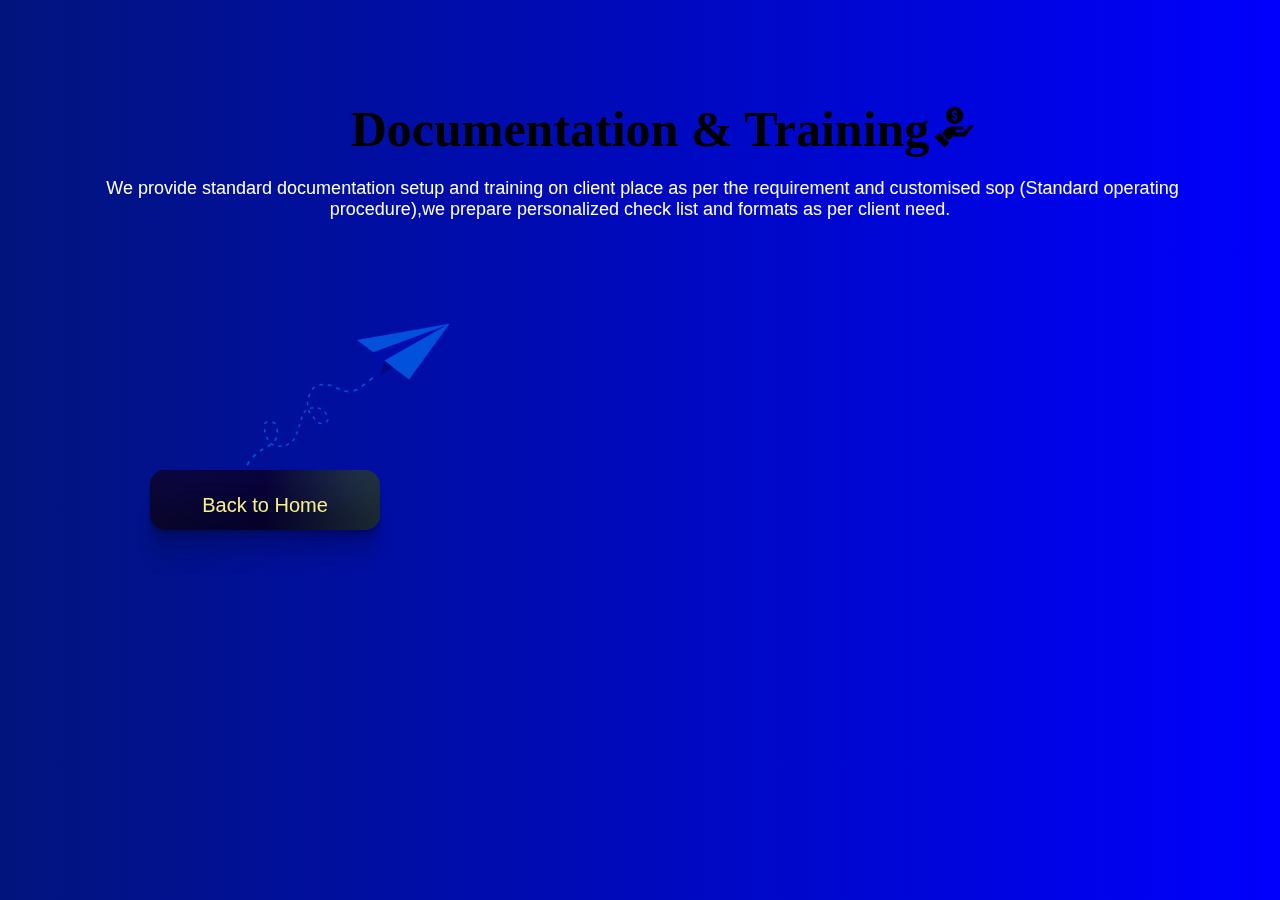
<file: documentation.html>
<!DOCTYPE html>
<html lang="en">
  <head>
    <meta charset="UTF-8" />
    <meta http-equiv="X-UA-Compatible" content="IE=edge" />
    <meta name="viewport" content="width=device-width, initial-scale=1.0" />
    <title>ZA Documentation</title>
    <link rel="icon" href="images/logo/for titlebar.png">
  </head>
  <body>
    <style>
      html {
        overflow-x: hidden;
      }
      body {
        height: 100vh;
        width: 100vw;

        background: linear-gradient(to right, #01147c, #0000fd);
        font-family: "Poppins", sans-serif;
      }
      * {
        margin: 0;
        padding: 0;
        box-sizing: border-box;
      }

      .container1 {
        display: flex;
        padding: 100px;
        flex-direction: column;
        mix-blend-mode: hard-light;
        color: #fff;
        position: relative;

        height: auto;
      }
      .container1 h3 {
        display: inline-block;
        margin: 0 auto;
        padding-bottom: 20px;
        font-size: 50px;
        font-family: "HouschkaRoundedAlt";
        color: black;
      }

      .container1 h3:hover {
        color: #f7ef8a;
      }

      .container1 img {
        width: 50px;
        height: 50px;

        top: 102px;
        line-height: 267px;
        position: absolute;
      }

      .content-value {
        font-size: 18px;
        max-width: 1300px;
        text-align: center;
        min-width: 250px;
        position: relative;
      }

      .content-value::after {
        content: "";
        position: absolute;
        background: url(images/arrows/—Pngtree—paper\ plane\ flying_8826334.png);
        top: 100px;
        left: 100px;
        width: 261px;
        height: 231px;
        background-position: center;
        background-size: cover;
        background-repeat: no-repeat;
      }
      .content {
        position: relative;
      }
      .content button {
        color: #f7ef8a;
        position: absolute;

        width: 230px;
        height: 35px;
        padding: 30px;
        font-size: 20px;
        font-weight: 500;
        text-align: center;
        outline: none;
        border: none;
        line-height: 10px;
        margin-left: 150px;
        margin-top: 150px;
        margin-bottom: 20px;

        cursor: pointer;

        border-radius: 15px;
        background: linear-gradient(to right, #0f0947, #0a0442, #294050);
        box-shadow: rgba(0, 0, 0, 0.17) 0px -23px 25px 0px inset,
          rgba(0, 0, 0, 0.15) 0px -36px 30px 0px inset,
          rgba(0, 0, 0, 0.1) 0px -79px 40px 0px inset,
          rgba(0, 0, 0, 0.06) 0px 2px 1px, rgba(0, 0, 0, 0.09) 0px 4px 2px,
          rgba(0, 0, 0, 0.09) 0px 8px 4px, rgba(0, 0, 0, 0.09) 0px 16px 8px,
          rgba(0, 0, 0, 0.09) 0px 32px 16px;
      }

      @media(max-width:780px){
        .container1 img{
            display: none;
        }
      }

      @media (max-width: 475px) {
        .content-value::after {
          top: 180px;
          left: 0px;
          width: 150px;
          height: 150px;
        }
        .content button {
          color: #f7ef8a;
          position: absolute;

          width: 190px;
          height: 35px;
          padding: 30px;
          font-size: 20px;
          font-weight: 500;
          text-align: center;
          outline: none;
          border: none;
          line-height: 10px;
          margin-left: 100px;
          margin-top: 80px;
          margin-bottom: 10px;

          cursor: pointer;

          border-radius: 15px;
          background: linear-gradient(to right, #0f0947, #0a0442, #294050);
          box-shadow: rgba(0, 0, 0, 0.17) 0px -23px 25px 0px inset,
            rgba(0, 0, 0, 0.15) 0px -36px 30px 0px inset,
            rgba(0, 0, 0, 0.1) 0px -79px 40px 0px inset,
            rgba(0, 0, 0, 0.06) 0px 2px 1px, rgba(0, 0, 0, 0.09) 0px 4px 2px,
            rgba(0, 0, 0, 0.09) 0px 8px 4px, rgba(0, 0, 0, 0.09) 0px 16px 8px,
            rgba(0, 0, 0, 0.09) 0px 32px 16px;
        }
        .container1 h3{
            font-size: 30px;
        }
      }

      @media (max-width: 420px) {
        .container1 {
          margin-left: -30px;
        }
      }
      @media (max-width: 360px) {
        .container1 {
          margin-left: -40px;
        }
      }
    </style>
    <div class="container1">
      <h3 id="documentation">
        Documentation & Training<img src="images/header icons/pngwing.com.png" alt="" />
      </h3>
      <div class="content">
        <p class="content-value">
           We provide standard documentation setup and training on client place
          as per the requirement and customised sop (Standard operating
          procedure),we prepare personalized check list and formats as per
          client need.
        </p>
      </div>
    </div>
    <div class="content">
      <a href="index.html"> <button class="back">Back to Home</button> </a>
    </div>
  </body>
</html>
</file>
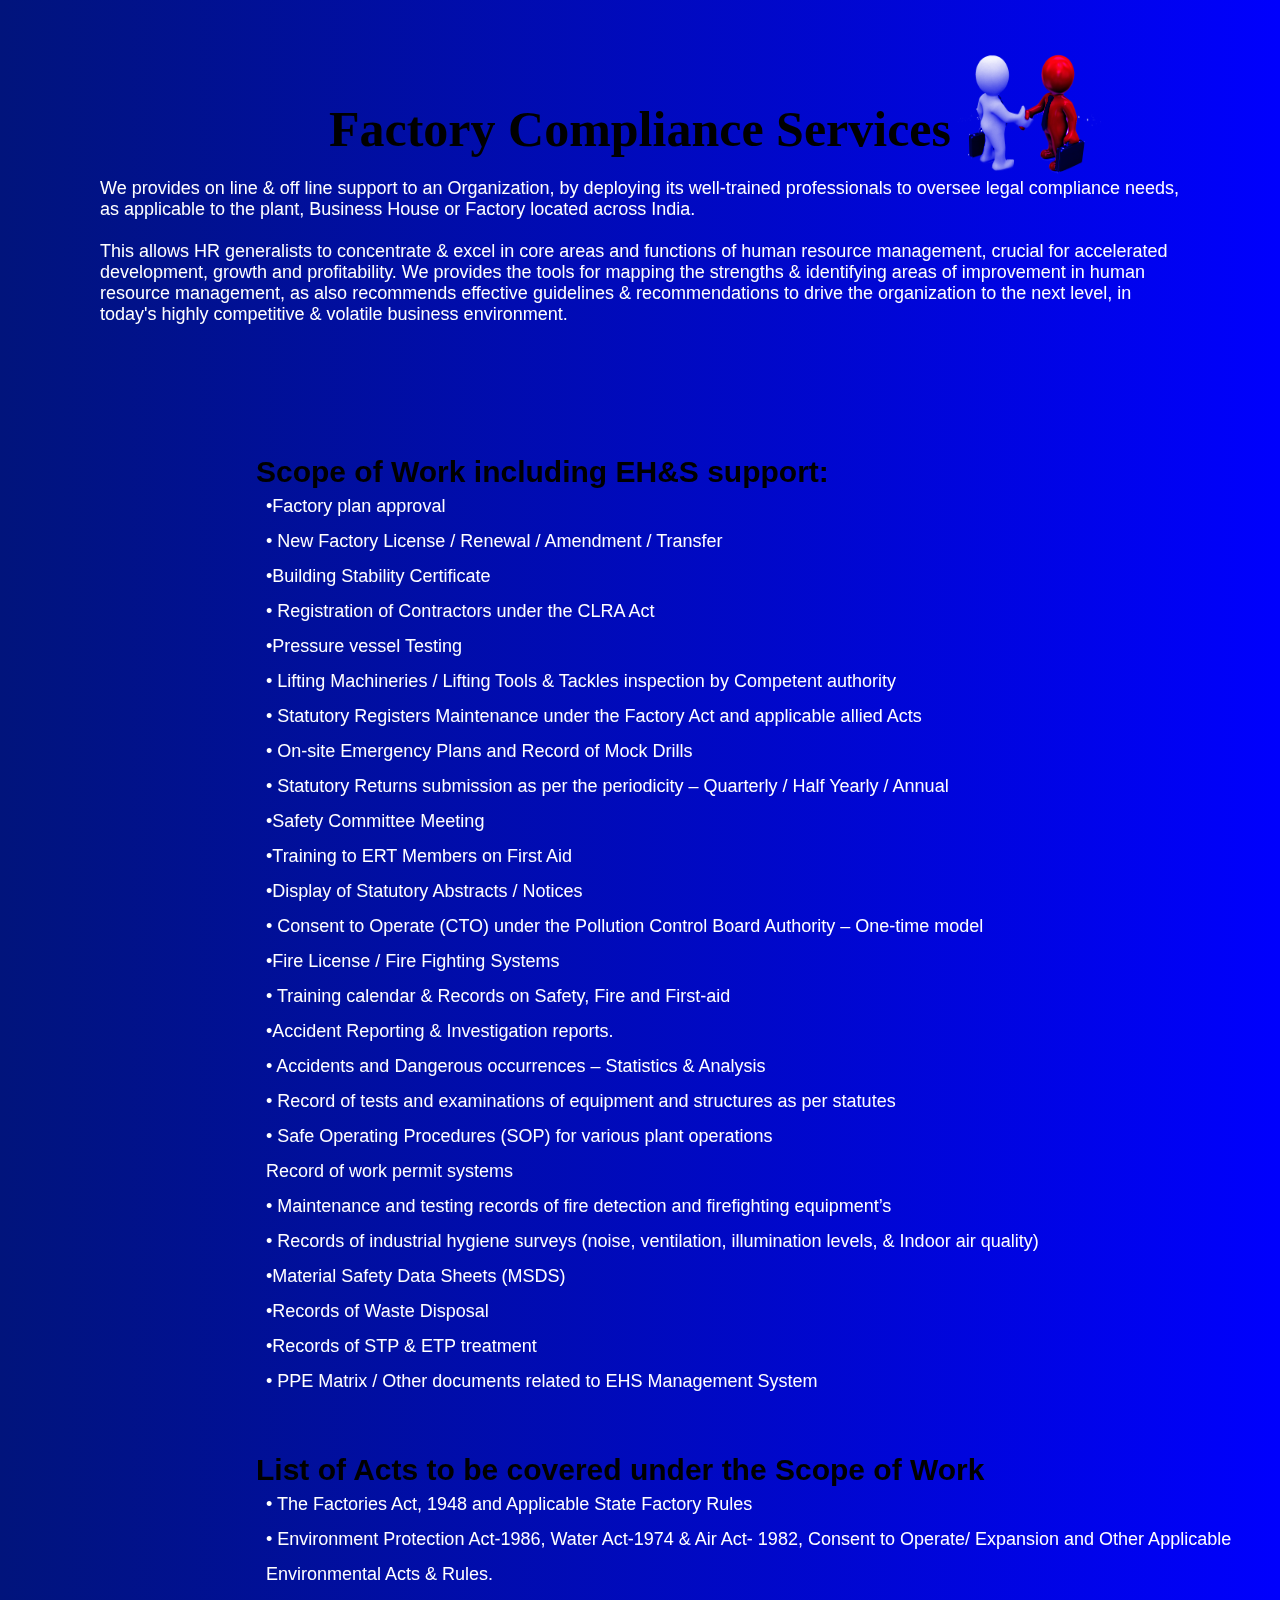
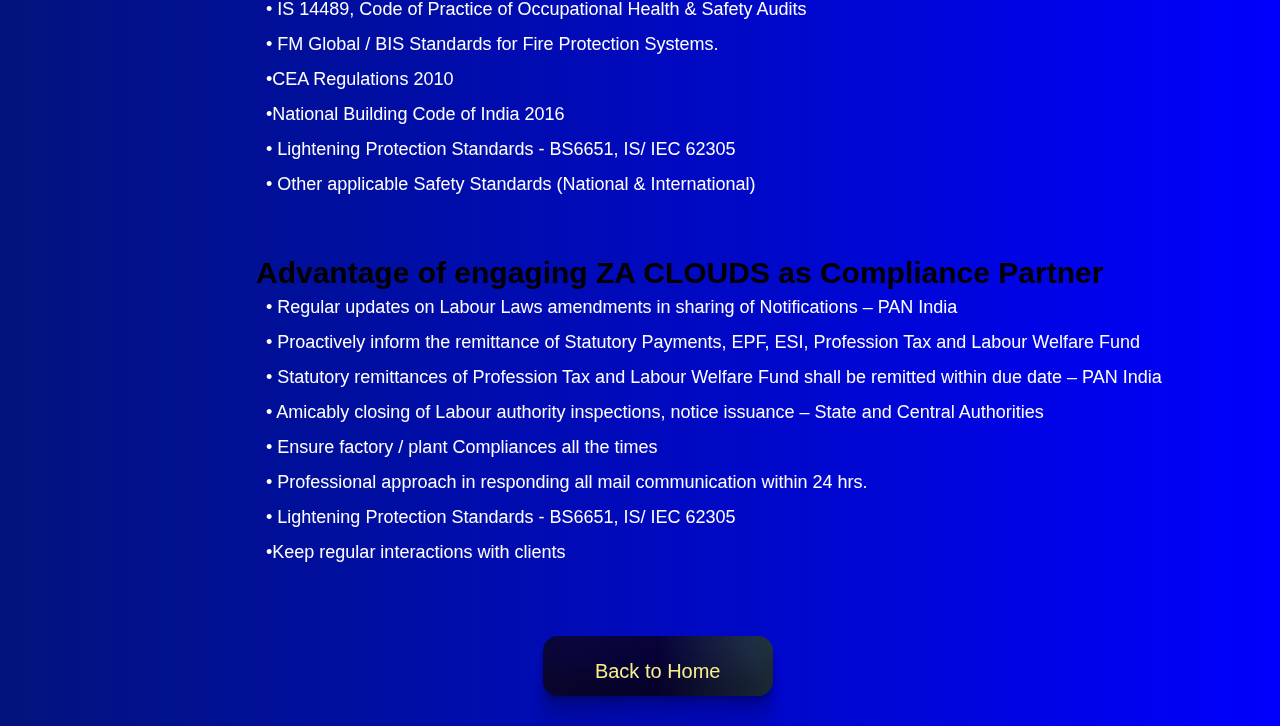
<file: factory-compliance.html>
<!DOCTYPE html>
<html lang="en">
  <head>
    <meta charset="UTF-8" />
    <meta http-equiv="X-UA-Compatible" content="IE=edge" />
    <meta name="viewport" content="width=device-width, initial-scale=1.0" />
    <title>ZA Factory-compliance</title>
    <link rel="icon" href="images/logo/for titlebar.png">
  </head>
  <body>
    <style>
      html {
        overflow-x: hidden;
      }
      body {
        height: 100vh;
        width: 100vw;

        background: linear-gradient(to right, #01147c, #0000fd);
        font-family: "Poppins", sans-serif;
      }
      * {
        margin: 0;
        padding: 0;
        box-sizing: border-box;
      }

      .container1 {
        display: flex;
        padding: 100px;
        flex-direction: column;
        mix-blend-mode: hard-light;
        color: #fff;
        position: relative;

        height: auto;
      }
      .container1 h3 {
        display: inline-block;
        margin: 0 auto;
        padding-bottom: 20px;
        font-size: 50px;
        font-family: "HouschkaRoundedAlt";
        color: black;
      }

      .container1 h3:hover,
      .sub-heading:hover {
        color: #f7ef8a;
      }

      .container1 img {
        width: 150px;
        height: 150px;
        top: 45px;
        line-height: 267px;
        position: absolute;
      }

      .container1 p {
        max-width: 1400px;
        font-size: 18px;
      }

      .content button {
        color: #f7ef8a;
        margin-left: 10%;
        width: 230px;
        height: 25px;
        padding: 30px;
        font-size: 20px;
        font-weight: 500;
        text-align: center;
        outline: none;
        border: none;
        line-height: 10px;
        margin-bottom: 30px;
        cursor: pointer;
        border-radius: 15px;
        background: linear-gradient(to right, #0f0947, #0a0442, #294050);
        box-shadow: rgba(0, 0, 0, 0.17) 0px -23px 25px 0px inset,
          rgba(0, 0, 0, 0.15) 0px -36px 30px 0px inset,
          rgba(0, 0, 0, 0.1) 0px -79px 40px 0px inset,
          rgba(0, 0, 0, 0.06) 0px 2px 1px, rgba(0, 0, 0, 0.09) 0px 4px 2px,
          rgba(0, 0, 0, 0.09) 0px 8px 4px, rgba(0, 0, 0, 0.09) 0px 16px 8px,
          rgba(0, 0, 0, 0.09) 0px 32px 16px;
      }

      .container3 {
        margin-top: 0px;
        margin-bottom: 20px;
        overflow-x: hidden;
      }

      .content {
        display: flex;
        justify-content: center;
        /* align-items: center; */
        flex-direction: column;
        text-align: left;
        margin-top: 30px;
            margin-left: 20%;
      }

      .sub-heading {
        font-size: 28px;
        font-family: "HouschkaRoundedAlt";
        padding-bottom: 5px;
        display: none;
      }
      .content-value {
        font-size: 18px;
        max-width: 1300px;
        color: white;
        /* text-align: center; */
        margin-left: 5px;
        line-height: 35px;
        min-width: 300px;
        overflow-x: hidden;
        overflow: hidden;
        padding: 0px 5px;
      }

      .scope {
        font-size: 30px;
      }

      /* .content a{
    text-decoration: none;
} */

      @media (max-width: 930px) {
        .container1 img {
          display: none;
        }
      }
      @media (max-width: 850px) {
        .scope {
          font-size: 25px;
        }

        .container1 img {
          display: none;
        }
      }

      @media (max-width: 360px) {
        .content-value {
          font-size: 16px;
          font-weight: 450;
        }

        .container1 h3 {
          margin-left: -40px;
        }
      }
    </style>

    <div class="container1" id="container1">
      <h3 id="factory-compliance">
        Factory Compliance Services
        <img src="images/header icons/factory compliances.png" alt="" />
      </h3>
      <p>
        We provides on line & off line support to an Organization, by deploying
        its well-trained professionals to oversee legal compliance needs, as
        applicable to the plant, Business House or Factory located across India.
        <br />
        <br />
        This allows HR generalists to concentrate & excel in core areas and
        functions of human resource management, crucial for accelerated
        development, growth and profitability. We provides the tools for mapping
        the strengths & identifying areas of improvement in human resource
        management, as also recommends effective guidelines & recommendations to
        drive the organization to the next level, in today's highly competitive
        & volatile business environment.
      </p>
    </div>

    <div class="container3">
      <div class="content">
        <h4 class="scope">Scope of Work including EH&S support:</h4>
        <p class="content-value">&#x2022;Factory plan approval</p>
        <p class="content-value">
         &#x2022; New Factory License / Renewal / Amendment / Transfer
        </p>
        <p class="content-value">&#x2022;Building Stability Certificate</p>
        <p class="content-value">
         &#x2022; Registration of Contractors under the CLRA Act
        </p>
        <p class="content-value">&#x2022;Pressure vessel Testing</p>
        <p class="content-value">
       &#x2022;   Lifting Machineries / Lifting Tools & Tackles inspection by Competent
          authority
        </p>
        <p class="content-value">
       &#x2022;   Statutory Registers Maintenance under the Factory Act and applicable
          allied Acts
        </p>
        <p class="content-value">
        &#x2022;  On-site Emergency Plans and Record of Mock Drills
        </p>
        <p class="content-value">
        &#x2022;  Statutory Returns submission as per the periodicity – Quarterly / Half
          Yearly / Annual
        </p>
        <p class="content-value">&#x2022;Safety Committee Meeting</p>
        <p class="content-value">&#x2022;Training to ERT Members on First Aid</p>
        <p class="content-value">&#x2022;Display of Statutory Abstracts / Notices</p>
        <p class="content-value">
        &#x2022;  Consent to Operate (CTO) under the Pollution Control Board Authority –
          One-time model
        </p>
        <p class="content-value">&#x2022;Fire License / Fire Fighting Systems</p>
        <p class="content-value">
        &#x2022;  Training calendar & Records on Safety, Fire and First-aid
        </p>
        <p class="content-value">&#x2022;Accident Reporting & Investigation reports.</p>
        <p class="content-value">
         &#x2022; Accidents and Dangerous occurrences – Statistics & Analysis
        </p>
        <p class="content-value">
         &#x2022; Record of tests and examinations of equipment and structures as per
          statutes
        </p>
        <p class="content-value">
         &#x2022; Safe Operating Procedures (SOP) for various plant operations
        </p>
        <p class="content-value">Record of work permit systems</p>
        <p class="content-value">
         &#x2022; Maintenance and testing records of fire detection and firefighting
          equipment’s
        </p>
        <p class="content-value">
         &#x2022; Records of industrial hygiene surveys (noise, ventilation,
          illumination levels, & Indoor air quality)
        </p>
        <p class="content-value">&#x2022;Material Safety Data Sheets (MSDS)</p>
        <p class="content-value">&#x2022;Records of Waste Disposal</p>
        <p class="content-value">&#x2022;Records of STP & ETP treatment</p>
        <p class="content-value">
         &#x2022; PPE Matrix / Other documents related to EHS Management System
        </p>

        <br />
        <br />
        <br />

        <h4 class="scope">
          List of Acts to be covered under the Scope of Work
        </h4>
        <p class="content-value">
         &#x2022; The Factories Act, 1948 and Applicable State Factory Rules
        </p>
        <p class="content-value">
        &#x2022;  Environment Protection Act-1986, Water Act-1974 & Air Act- 1982,
          Consent to Operate/ Expansion and Other Applicable Environmental Acts
          & Rules.
        </p>
        <p class="content-value">
        &#x2022;  IS 14489, Code of Practice of Occupational Health & Safety Audits
        </p>
        <p class="content-value">
         &#x2022; FM Global / BIS Standards for Fire Protection Systems.
        </p>
        <p class="content-value">&#x2022;CEA Regulations 2010</p>
        <p class="content-value">&#x2022;National Building Code of India 2016</p>
        <p class="content-value">
        &#x2022;  Lightening Protection Standards - BS6651, IS/ IEC 62305
        </p>
        <p class="content-value">
         &#x2022; Other applicable Safety Standards (National & International)
        </p>

        <br />
        <br />
        <br />

        <h4 class="scope">
          Advantage of engaging ZA CLOUDS as Compliance Partner
        </h4>
        <p class="content-value">
         &#x2022; Regular updates on Labour Laws amendments in sharing of Notifications
          – PAN India
        </p>
        <p class="content-value">
         &#x2022; Proactively inform the remittance of Statutory Payments, EPF, ESI,
          Profession Tax and Labour Welfare Fund
        </p>
        <p class="content-value">
         &#x2022; Statutory remittances of Profession Tax and Labour Welfare Fund shall
          be remitted within due date – PAN India
        </p>
        <p class="content-value">
        &#x2022;  Amicably closing of Labour authority inspections, notice issuance –
          State and Central Authorities
        </p>
        <p class="content-value">
        &#x2022;  Ensure factory / plant Compliances all the times
        </p>
        <p class="content-value">
         &#x2022; Professional approach in responding all mail communication within 24
          hrs.
        </p>
        <p class="content-value">
        &#x2022;  Lightening Protection Standards - BS6651, IS/ IEC 62305
        </p>
        <p class="content-value">&#x2022;Keep regular interactions with clients</p>

        <br />
        <br />

        <div class="content">
          <a href="index.html"> <button class="back">Back to Home</button> </a>
        </div>
      </div>
    </div>
  </body>
</html>
</file>
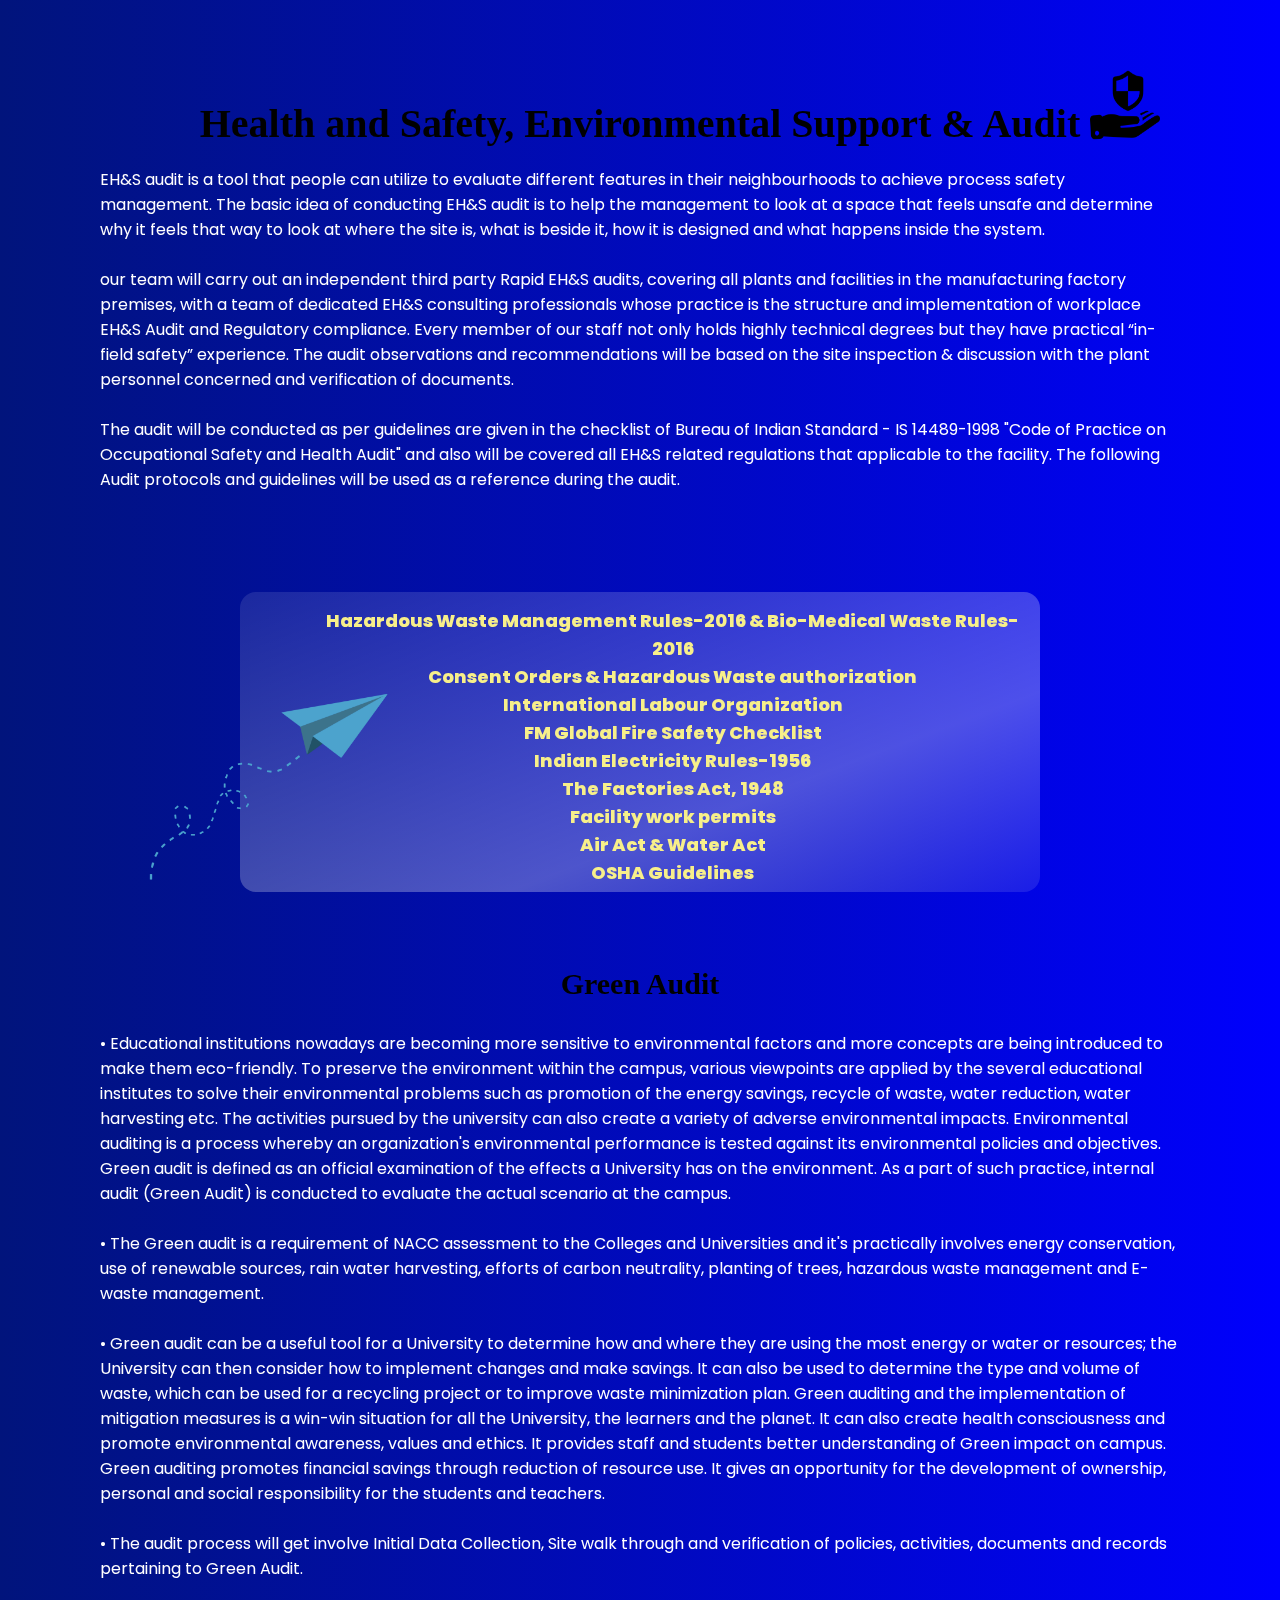
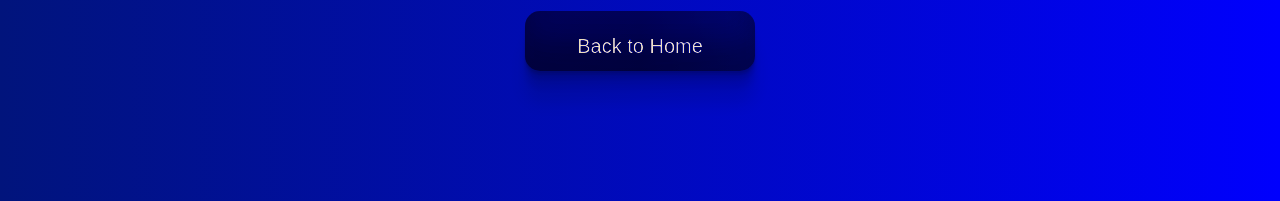
<file: health-safety.html>
<!DOCTYPE html>
<html lang="en">
  <head>
    <meta charset="UTF-8" />
    <meta http-equiv="X-UA-Compatible" content="IE=edge" />
    <meta name="viewport" content="width=device-width, initial-scale=1.0" />
    <title>ZA Health and Safety Envirob=nmental Support & Audit</title>
    <link rel="icon" href="images/logo/for titlebar.png">
  </head>
  <body>
    <style>
      @import url("https://fonts.googleapis.com/css2?family=Poppins:ital,wght@0,200;0,400;0,500;0,600;0,700;0,800;0,900;1,700&display=swap");
      html {
        scroll-behavior: smooth;
      }
      body {
        height: 100vh;
        width: 100vw;
        overflow-x: hidden !important ;
        background: linear-gradient(to right, #01147c, #0000fd);
        font-family: "Poppins", sans-serif;
      }
      * {
        margin: 0;
        padding: 0;
        box-sizing: border-box;
      }

      .container1,
      .container3 {
        display: flex;
        padding: 100px;

        flex-direction: column;

        mix-blend-mode: hard-light;

        color: #fff;
        position: relative;
        overflow-x: hidden;
        height: auto;
        overflow-y: hidden;
      }

      .container1 img {
        height: 80px;

        width: 80px;
        top: 65px;
        line-height: 267px;
        position: absolute;
        padding-left: 10px;
      }

      .container1 p {
        max-width: 1400px;
        font-size: 16px;
        font-weight: 400;
      }

      .container1 h3,
      .container3 h4 {
        display: inline-block;
        margin: 0 auto;
        padding-bottom: 20px;
        font-size: 40px;
        font-family: "HouschkaRoundedAlt";
        color: black;
      }

      .container1 h3:hover,
      .container3 h4:hover {
        color: #f7ef8a;
      }
      .container3 h4 {
        font-size: 30px;
        font-family: "HouschkaRoundedAlt";
        color: black;
        margin-bottom: 10px;
        text-transform: capitalize;
      }

      .glass {
        background: white;
        width: 800px;
        height: 300px;
        background: linear-gradient(
          to right bottom,
          rgba(255, 255, 255, 0.1),
          rgba(255, 255, 255, 0.2),
          rgba(255, 255, 255, 0.3),
          rgba(255, 255, 255, 0.1)
        );
        border-radius: 1rem;
        display: flex;

        position: relative;
      }

      .glass ul,
      .container2 {
        display: flex;
        justify-content: center;
        align-items: center;
        flex-direction: column;
        list-style: none;
        text-align: center;
        vertical-align: middle;
        color: #f7ef8a;
        font-weight: 800;
        line-height: 28px;
      }
      .glass ul {
        margin-left: 65px;
        font-size: 18px;
        margin-top: 10px;
      }

      .container3 {
        margin-top: -25px;
        margin-bottom: 20px;
        display: flex;
        justify-content: center;
        align-items: center;
      }

      .glass::after {
        content: " ";
        position: absolute;
        top: 32px;
        left: -139px;
        background-image: url(images/arrows/—Pngtree—paper\ plane\ flying_8826334.png);
        width: 300px;
        height: 300px;
        background-position: center;
        background-repeat: no-repeat;
        background-size: cover;
      }
      .content button {
        color: #f7ef8a !important;
        width: 230px;
        height: 25px;
        padding: 30px;
        font-size: 20px;
        font-weight: 500;
        text-align: center;
        outline: none;
        border: none;
        line-height: 10px;
        margin-bottom: 30px;
        margin-top: 30px;
        cursor: pointer;
        border-radius: 15px;
        background: linear-gradient(to right, #0f0947, #0a0442, #294050);
        box-shadow: rgba(0, 0, 0, 0.17) 0px -23px 25px 0px inset,
          rgba(0, 0, 0, 0.15) 0px -36px 30px 0px inset,
          rgba(0, 0, 0, 0.1) 0px -79px 40px 0px inset,
          rgba(0, 0, 0, 0.06) 0px 2px 1px, rgba(0, 0, 0, 0.09) 0px 4px 2px,
          rgba(0, 0, 0, 0.09) 0px 8px 4px, rgba(0, 0, 0, 0.09) 0px 16px 8px,
          rgba(0, 0, 0, 0.09) 0px 32px 16px;
      }

      /* ---------------------------------------------------------------------------------media */

      @media (max-width: 1110px) {
        .container1 h3 {
          font-size: 30px;
        }

        .container1 img {
          width: 70px;
          height: 70px;
        }
      }

      @media (max-width: 887px) {
        .container1 img {
          display: none;
        }
        .glass::after {
          top: 183px;
          left: 30px;
          width: 250px;
          height: 250px;
        }
      }

      @media (max-width: 800px) {
        .glass {
          width: 650px;
          height: 300px;
        }
      }

      @media (max-width: 670px) {
        .glass {
          width: 500px;
          height: 350px;
          position: relative;
        }
        .glass ul {
          transform: translate(-50%, -50%);
          top: 50%;

          position: absolute;
          margin-left: 260px;
          width: 100%;
        }
        .glass::after {
          top: -133px;
          left: 30px;
          width: 200px;
          height: 200px;
        }
      }

      @media (max-width: 518px) {
        .glass {
          width: 400px;
          height: 350px;
          position: relative;
        }
        .glass ul {
          transform: translate(-50%, -50%);
          top: 50%;

          position: absolute;
          margin-left: 200px;
          width: 100%;
        }
      }

      @media (max-width: 406px) {
        .glass {
          width: 350px;
          height: 400px;
          position: relative;
        }
        .glass ul {
          transform: translate(-50%, -50%);
          top: 50%;

          position: absolute;
          margin-left: 180px;
          width: 100%;
        }
      }
      @media (max-width: 360px) {
        .glass {
          width: 300px;
          height: 400px;
          position: relative;
        }
        .glass ul {
          transform: translate(-50%, -50%);
          top: 50%;

          position: absolute;
          margin-left: 150px;
          width: 100%;
        }

        .container3 h4 {
          font-size: 27px;
        }
      }
    </style>

    <div class="container1" id="container1">
      <h3 id="health-safety">
        Health and Safety, Environmental Support & Audit
        <img src="images/header icons/medical.png" alt="" />
      </h3>
      <p>
        EH&S audit is a tool that people can utilize to evaluate different
        features in their neighbourhoods to achieve process safety management.
        The basic idea of conducting EH&S audit is to help the management to
        look at a space that feels unsafe and determine why it feels that way to
        look at where the site is, what is beside it, how it is designed and
        what happens inside the system. <br />
        <br />
        our team will carry out an independent third party Rapid EH&S audits,
        covering all plants and facilities in the manufacturing factory
        premises, with a team of dedicated EH&S consulting professionals whose
        practice is the structure and implementation of workplace EH&S Audit and
        Regulatory compliance. Every member of our staff not only holds highly
        technical degrees but they have practical “in-field safety” experience.
        The audit observations and recommendations will be based on the site
        inspection & discussion with the plant personnel concerned and
        verification of documents.
        <br />
        <br />
        The audit will be conducted as per guidelines are given in the checklist
        of Bureau of Indian Standard - IS 14489-1998 "Code of Practice on
        Occupational Safety and Health Audit" and also will be covered all EH&S
        related regulations that applicable to the facility. The following Audit
        protocols and guidelines will be used as a reference during the audit.
      </p>
    </div>

    <div class="container2">
      <div class="glass">
        <ul>
          <li>
            Hazardous Waste Management Rules-2016 & Bio-Medical Waste Rules-
            2016
          </li>
          <li>Consent Orders & Hazardous Waste authorization</li>
          <li>International Labour Organization</li>
          <li>FM Global Fire Safety Checklist</li>
          <li>Indian Electricity Rules-1956</li>
          <li>The Factories Act, 1948</li>
          <li>Facility work permits</li>
          <li>Air Act & Water Act</li>
          <li>OSHA Guidelines</li>
        </ul>
      </div>
    </div>

    <div class="container3">
      <h4 class="scope">Green Audit</h4>
      <p>&#x2022;
        Educational institutions nowadays are becoming more sensitive to
        environmental factors and more concepts are being introduced to make
        them eco-friendly. To preserve the environment within the campus,
        various viewpoints are applied by the several educational institutes to
        solve their environmental problems such as promotion of the energy
        savings, recycle of waste, water reduction, water harvesting etc. The
        activities pursued by the university can also create a variety of
        adverse environmental impacts. Environmental auditing is a process
        whereby an organization's environmental performance is tested against
        its environmental policies and objectives. Green audit is defined as an
        official examination of the effects a University has on the environment.
        As a part of such practice, internal audit (Green Audit) is conducted to
        evaluate the actual scenario at the campus.

        <br />
        <br />
       &#x2022; The Green audit is a requirement of NACC assessment to the Colleges and
        Universities and it's practically involves energy conservation, use of
        renewable sources, rain water harvesting, efforts of carbon neutrality,
        planting of trees, hazardous waste management and E-waste management.

        <br />
        <br />
       &#x2022; Green audit can be a useful tool for a University to determine how and
        where they are using the most energy or water or resources; the
        University can then consider how to implement changes and make savings.
        It can also be used to determine the type and volume of waste, which can
        be used for a recycling project or to improve waste minimization plan.
        Green auditing and the implementation of mitigation measures is a
        win-win situation for all the University, the learners and the planet.
        It can also create health consciousness and promote environmental
        awareness, values and ethics. It provides staff and students better
        understanding of Green impact on campus. Green auditing promotes
        financial savings through reduction of resource use. It gives an
        opportunity for the development of ownership, personal and social
        responsibility for the students and teachers.
        <br />
        <br />
       &#x2022; The audit process will get involve Initial Data Collection, Site walk
        through and verification of policies, activities, documents and records
        pertaining to Green Audit.
      </p>
      <div class="content">
        <a href="index.html"> <button class="back">Back to Home</button> </a>
      </div>
    </div>
  </body>
</html>
</file>
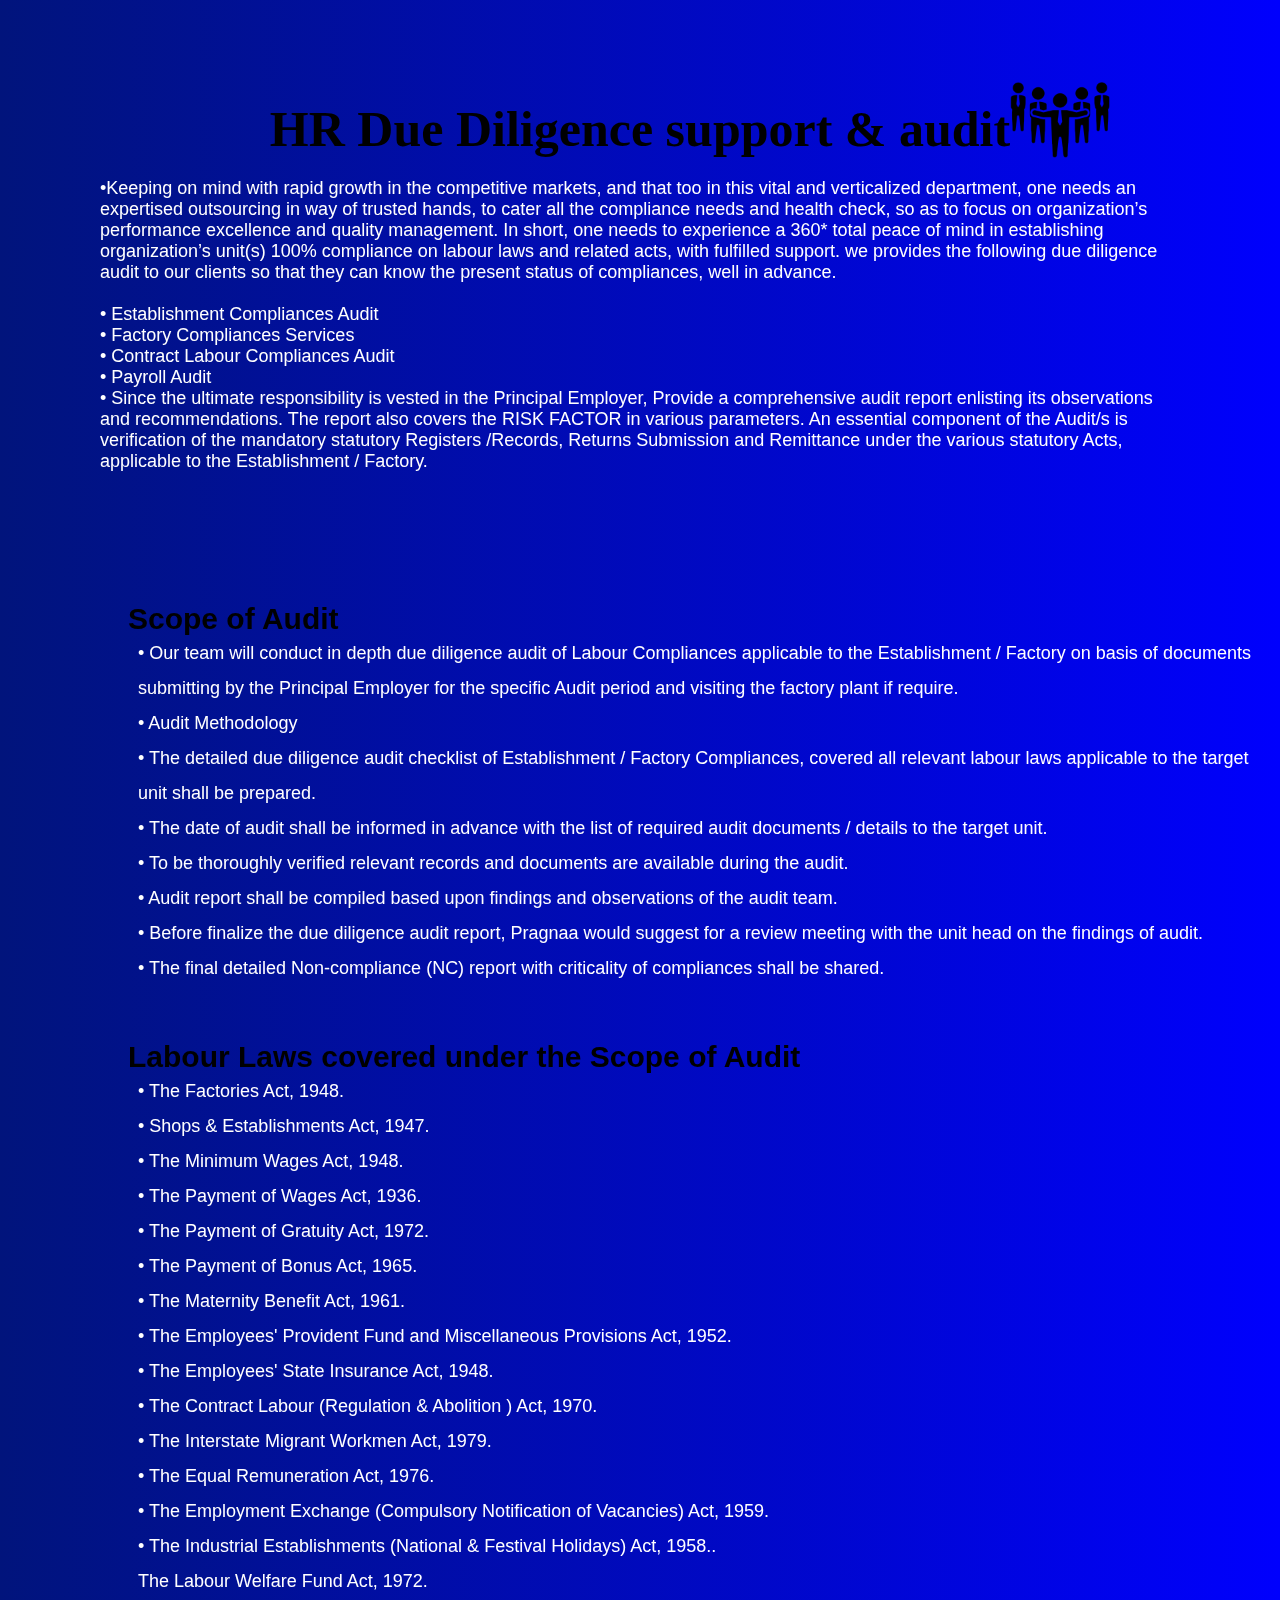
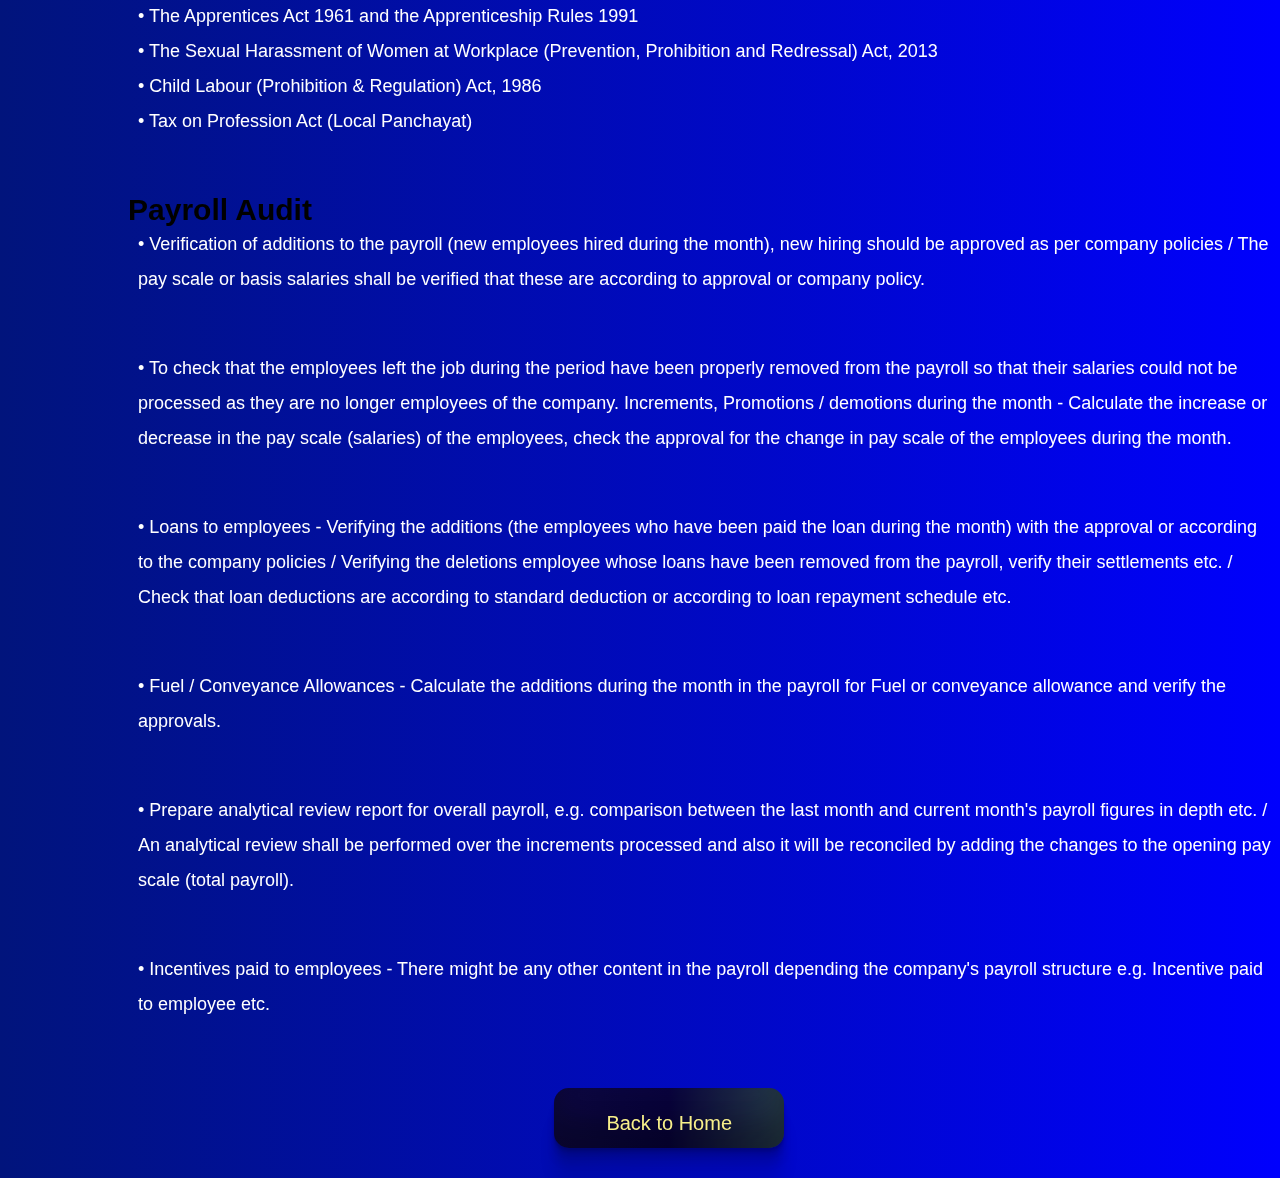
<file: hr-support-audit.html>
<!DOCTYPE html>
<html lang="en">
  <head>
    <meta charset="UTF-8" />
    <meta http-equiv="X-UA-Compatible" content="IE=edge" />
    <meta name="viewport" content="width=device-width, initial-scale=1.0" />
    <title>ZA HR Due Diligence support & audit</title>
    <link rel="icon" href="images/logo/for titlebar.png">
  </head>
  <body>
    <style>
      html {
        overflow-x: hidden;
      }
      body {
        height: 100vh;
        width: 100vw;

        background: linear-gradient(to right, #01147c, #0000fd);
        font-family: "Poppins", sans-serif;
      }
      * {
        margin: 0;
        padding: 0;
        box-sizing: border-box;
      }

      .container1 {
        display: flex;
        padding: 100px;
        flex-direction: column;
        mix-blend-mode: hard-light;
        color: #fff;
        position: relative;

        height: auto;
      }
      .container1 h3 {
        display: inline-block;
        margin: 0 auto;
        padding-bottom: 20px;
        font-size: 50px;
        font-family: "HouschkaRoundedAlt";
        color: black;
      }

      .container1 h3:hover,
      .sub-heading:hover {
        color: #f7ef8a;
      }

      .container1 img {
        width: 100px;
        height: 100px;
        top: 70px;
        line-height: 267px;
        position: absolute;
      }

      .container1 p {
        max-width: 1400px;
        font-size: 18px;
      }

      .content button {
        color: #f7ef8a;
        width: 230px;
        height: 25px;
        margin-left: 30%;
        padding: 30px;
        font-size: 20px;
        font-weight: 500;
        text-align: center;
        outline: none;
        border: none;
        line-height: 10px;
        margin-bottom: 30px;
        cursor: pointer;
        border-radius: 15px;
        background: linear-gradient(to right, #0f0947, #0a0442, #294050);
        box-shadow: rgba(0, 0, 0, 0.17) 0px -23px 25px 0px inset,
          rgba(0, 0, 0, 0.15) 0px -36px 30px 0px inset,
          rgba(0, 0, 0, 0.1) 0px -79px 40px 0px inset,
          rgba(0, 0, 0, 0.06) 0px 2px 1px, rgba(0, 0, 0, 0.09) 0px 4px 2px,
          rgba(0, 0, 0, 0.09) 0px 8px 4px, rgba(0, 0, 0, 0.09) 0px 16px 8px,
          rgba(0, 0, 0, 0.09) 0px 32px 16px;
      }

      .container3 {
        margin-top: 0px;
        margin-bottom: 20px;
      }

      .content {
        display: flex;
        justify-content: center;
        /* align-items: center; */
        flex-direction: column;
        text-align: left;
            margin-left: 10%;
        margin-top: 30px;
      }

      .sub-heading {
        font-size: 28px;
        font-family: "HouschkaRoundedAlt";
        padding-bottom: 5px;
        display: none;
      }
      .content-value {
        font-size: 18px;
        max-width: 1300px;
        color: white;
        /* text-align: center; */
        margin-left: 5px;
        line-height: 35px;
        min-width: 300px;
        overflow-x: hidden;
        overflow: hidden;
        padding: 0px 5px;
      }

      .scope {
        font-size: 30px;
        
      }

      @media (max-width: 965px) {
        .container1 img {
          display: none;
        }

        .container1 h3 {
          font-size: 30px;
        }
      }
      @media (max-width: 640px) {
        .container1 h3 {
          font-size: 25px;
        }
        .content button{
            margin-left:15% ;
        }
      }

      @media (max-width: 570px) {
        .container1 h3 {
          font-size: 22px;
        }
        .container1 p {
          font-size: 16px;
        }
          .content button{
            margin-left:5% ;
        }
      }
    </style>
    <div class="container1" id="container1">
      <h3 id="hr-support-audit">
        HR Due Diligence support & audit<img
          src="images/header icons/hr audit.png"
          alt=""
        />
      </h3>
      <p >
         &#x2022;Keeping on mind with rapid growth in the competitive markets, and that
        too in this vital and verticalized department, one needs an expertised
        outsourcing in way of trusted hands, to cater all the compliance needs
        and health check, so as to focus on organization’s performance
        excellence and quality management. In short, one needs to experience a
        360* total peace of mind in establishing organization’s unit(s) 100%
        compliance on labour laws and related acts, with fulfilled support. we
        provides the following due diligence audit to our clients so that they
        can know the present status of compliances, well in advance. <br />
        <br />
       &#x2022; Establishment Compliances Audit
        <br />
        
       &#x2022; Factory Compliances Services
        <br />
     
       &#x2022; Contract Labour Compliances Audit
        <br />
      
       &#x2022; Payroll Audit
        <br />
       
       &#x2022; Since the ultimate responsibility is vested in the Principal Employer,
        Provide a comprehensive audit report enlisting its observations and
        recommendations. The report also covers the RISK FACTOR in various
        parameters. An essential component of the Audit/s is verification of the
        mandatory statutory Registers /Records, Returns Submission and
        Remittance under the various statutory Acts, applicable to the
        Establishment / Factory.
      </p>
    </div>

    <div class="container3">
      <div class="content">
        <h4 class="scope">Scope of Audit</h4>
        <p class="content-value">
         &#x2022; Our team will conduct in depth due diligence audit of Labour
          Compliances applicable to the Establishment / Factory on basis of
          documents submitting by the Principal Employer for the specific Audit
          period and visiting the factory plant if require.
        </p>
        <p class="content-value">&#x2022; Audit Methodology</p>
        <p class="content-value">
         &#x2022; The detailed due diligence audit checklist of Establishment / Factory
          Compliances, covered all relevant labour laws applicable to the target
          unit shall be prepared.
        </p>
        <p class="content-value">
        &#x2022;  The date of audit shall be informed in advance with the list of
          required audit documents / details to the target unit.
        </p>
        <p class="content-value">
        &#x2022;  To be thoroughly verified relevant records and documents are available
          during the audit.
        </p>
        <p class="content-value">
        &#x2022;  Audit report shall be compiled based upon findings and observations of
          the audit team.
        </p>
        <p class="content-value">
        &#x2022;  Before finalize the due diligence audit report, Pragnaa would suggest
          for a review meeting with the unit head on the findings of audit.
        </p>
        <p class="content-value">
        &#x2022;  The final detailed Non-compliance (NC) report with criticality of
          compliances shall be shared.
        </p>

        <br />
        <br />
        <br />

        <h4 class="scope"> Labour Laws covered under the Scope of Audit</h4>
        <p class="content-value">&#x2022; The Factories Act, 1948.</p>
        <p class="content-value">&#x2022; Shops & Establishments Act, 1947.</p>
        <p class="content-value">&#x2022; The Minimum Wages Act, 1948.</p>
        <p class="content-value">&#x2022; The Payment of Wages Act, 1936.</p>
        <p class="content-value">&#x2022; The Payment of Gratuity Act, 1972.</p>
        <p class="content-value">&#x2022; The Payment of Bonus Act, 1965.</p>
        <p class="content-value">&#x2022; The Maternity Benefit Act, 1961.</p>
        <p class="content-value">
          &#x2022; The Employees' Provident Fund and Miscellaneous Provisions Act, 1952.
        </p>
        <p class="content-value">&#x2022; The Employees' State Insurance Act, 1948.</p>
        <p class="content-value">
         &#x2022;  The Contract Labour (Regulation & Abolition ) Act, 1970.
        </p>
        <p class="content-value">&#x2022; The Interstate Migrant Workmen Act, 1979.</p>
        <p class="content-value">&#x2022; The Equal Remuneration Act, 1976.</p>
        <p class="content-value">
          &#x2022; The Employment Exchange (Compulsory Notification of Vacancies) Act,
          1959.
        </p>
        <p class="content-value">
        &#x2022;  The Industrial Establishments (National & Festival Holidays) Act,
          1958..
        </p>
        <p class="content-value">The Labour Welfare Fund Act, 1972.</p>
        <p class="content-value">
        &#x2022;  The Apprentices Act 1961 and the Apprenticeship Rules 1991
        </p>
        <p class="content-value">
        &#x2022;  The Sexual Harassment of Women at Workplace (Prevention, Prohibition
          and Redressal) Act, 2013
        </p>
        <p class="content-value">
        &#x2022;  Child Labour (Prohibition & Regulation) Act, 1986
        </p>
        <p class="content-value">&#x2022; Tax on Profession Act (Local Panchayat)</p>

        <br />
        <br />
        <br />

        <h4 class="scope">Payroll Audit</h4>
        <p class="content-value">
        &#x2022;  Verification of additions to the payroll (new employees hired during
          the month), new hiring should be approved as per company policies /
          The pay scale or basis salaries shall be verified that these are
          according to approval or company policy.
        </p>

        <br />
        <br />
        <br />

        <p class="content-value">
        &#x2022;  To check that the employees left the job during the period have been
          properly removed from the payroll so that their salaries could not be
          processed as they are no longer employees of the company. Increments,
          Promotions / demotions during the month - Calculate the increase or
          decrease in the pay scale (salaries) of the employees, check the
          approval for the change in pay scale of the employees during the
          month.
        </p>

        <br />
        <br />
        <br />

        <p class="content-value">
         &#x2022; Loans to employees - Verifying the additions (the employees who have
          been paid the loan during the month) with the approval or according to
          the company policies / Verifying the deletions employee whose loans
          have been removed from the payroll, verify their settlements etc. /
          Check that loan deductions are according to standard deduction or
          according to loan repayment schedule etc.
        </p>

        <br />
        <br />
        <br />

        <p class="content-value">
          &#x2022; Fuel / Conveyance Allowances - Calculate the additions during the
          month in the payroll for Fuel or conveyance allowance and verify the
          approvals.
        </p>

        <br />
        <br />
        <br />

        <p class="content-value">
          &#x2022; Prepare analytical review report for overall payroll, e.g. comparison
          between the last month and current month's payroll figures in depth
          etc. / An analytical review shall be performed over the increments
          processed and also it will be reconciled by adding the changes to the
          opening pay scale (total payroll).
        </p>

        <br />
        <br />
        <br />

        <p class="content-value">
        &#x2022;  Incentives paid to employees - There might be any other content in the
          payroll depending the company's payroll structure e.g. Incentive paid
          to employee etc.
        </p>

        <br />
        <br />

        <div class="content">
          <a href="index.html"> <button class="back">Back to Home</button> </a>
        </div>
      </div>
    </div>
  </body>
</html>
</file>
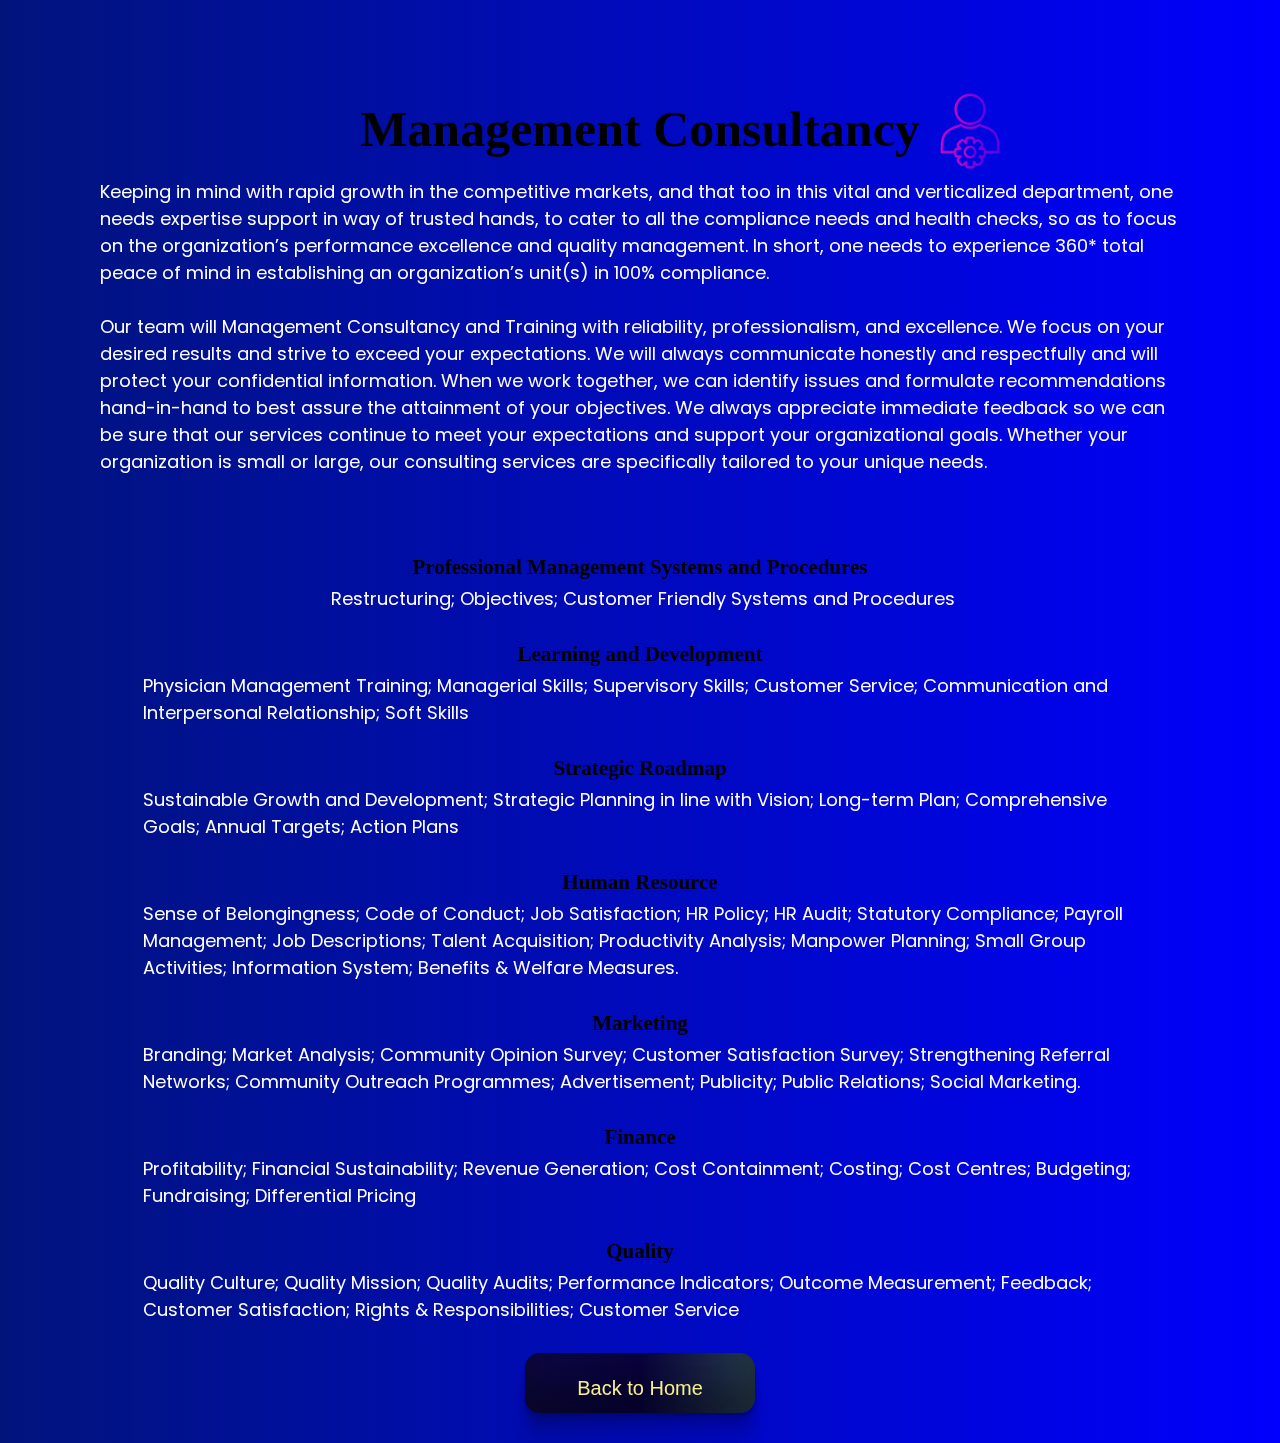
<file: management.html>
<!DOCTYPE html>
<html lang="en">
  <head>
    <meta charset="UTF-8" />
    <meta http-equiv="X-UA-Compatible" content="IE=edge" />
    <meta name="viewport" content="width=device-width, initial-scale=1.0" />
    <title>ZAManagement</title>
    <link rel="icon" href="images/logo/for titlebar.png">
  </head>
  <body>
    <style>
      @import url("https://fonts.googleapis.com/css2?family=Poppins:ital,wght@0,200;0,400;0,500;0,600;0,700;0,800;0,900;1,700&display=swap");
      html {
        scroll-behavior: smooth;
      }
      body {
        height: 100vh;
        width: 100vw;
        overflow-x: hidden !important ;
        background: linear-gradient(to right, #01147c, #0000fd);
        font-family: "Poppins", sans-serif;
      }
      * {
        margin: 0;
        padding: 0;
        box-sizing: border-box;
      }

      .container1 {
        display: flex;
        padding: 100px;

        flex-direction: column;

        mix-blend-mode: hard-light;

        color: #fff;
        position: relative;
        overflow-x: hidden;
        height: auto;
        overflow-y: hidden;
      }

      .container1 img {
        width: 100px;
        height: 100px;

        top: 81px;
        line-height: 267px;
        position: absolute;
      }

      .container1 p {
        max-width: 1400px;
        font-size: 18px;
      }

      .container1 h3 {
        display: inline-block;
        margin: 0 auto;
        padding-bottom: 20px;
        font-size: 50px;
        font-family: "HouschkaRoundedAlt";
        color: black;
      }

      .container1 h3:hover,
      .sub-heading:hover {
        color: #f7ef8a;
      }
      .scope {
        font-size: 30px;
        font-family: "HouschkaRoundedAlt";
        color: black;
        margin-bottom: 10px;
        text-transform: capitalize;
      }

      .glass {
        background: white;
        width: 600px;
        height: 200px;
        background: linear-gradient(
          to right bottom,
          rgba(255, 255, 255, 0.1),
          rgba(255, 255, 255, 0.2),
          rgba(255, 255, 255, 0.3),
          rgba(255, 255, 255, 0.1)
        );
        border-radius: 1rem;
        display: flex;

        position: relative;
      }

      .glass ul,
      .container2 {
        display: flex;
        justify-content: center;
        align-items: center;
        flex-direction: column;
        list-style: none;
        text-align: center;
        vertical-align: middle;
        color: #f7ef8a;
        font-weight: 800;
        line-height: 28px;
      }
      .glass ul {
        margin-left: 65px;
        font-size: 18px;
        margin-top: 10px;
      }

      .container3 {
        margin-top: -50px;
        margin-bottom: 20px;
      }

      .glass::after {
        content: " ";
        position: absolute;
        top: 32px;
        left: -139px;
        background-image: url(images/arrows/—Pngtree—paper\ plane\ flying_8826334.png);
        width: 300px;
        height: 300px;
        background-position: center;
        background-repeat: no-repeat;
        background-size: cover;
      }

      .content {
        display: flex;
        justify-content: center;
        align-items: center;
        flex-direction: column;
        text-align: left;
        margin-top: 30px;
      }

      .sub-heading {
        font-size: 21px;
        font-family: "HouschkaRoundedAlt";
        padding-bottom: 5px;
      }
      .content-value {
        font-size: 18px;
        max-width: 1000px;
        color: white;
        text-align: left;
        margin-left: 5px;
      }

      .content a {
        text-decoration: none;
      }

      .content button {
        color: #f7ef8a;
        width: 230px;
        height: 25px;
        padding: 30px;
        font-size: 20px;
        font-weight: 500;
        text-align: center;
        outline: none;
        border: none;
        line-height: 10px;
        margin-bottom: 30px;
        cursor: pointer;
        border-radius: 15px;
        background: linear-gradient(to right, #0f0947, #0a0442, #294050);
        box-shadow: rgba(0, 0, 0, 0.17) 0px -23px 25px 0px inset,
          rgba(0, 0, 0, 0.15) 0px -36px 30px 0px inset,
          rgba(0, 0, 0, 0.1) 0px -79px 40px 0px inset,
          rgba(0, 0, 0, 0.06) 0px 2px 1px, rgba(0, 0, 0, 0.09) 0px 4px 2px,
          rgba(0, 0, 0, 0.09) 0px 8px 4px, rgba(0, 0, 0, 0.09) 0px 16px 8px,
          rgba(0, 0, 0, 0.09) 0px 32px 16px;
      }

    
      /* ------------------------------------media ------------------------ */
      @media (max-width: 1047px) {
        .content-value {
          font-size: 17px;
          max-width: 750px;
          overflow-x: hidden;
        }
      }

      @media (max-width: 970px) {
        .content-value {
          max-width: 650px;
        }
        .container1 h3 {
          font-size: 40px;
        }
      }

      @media (max-width: 830px) {
        .glass::after {
          top: 80px;
          left: -100px;
          width: 300px;
          height: 300px;
        }
      }

      @media (max-width: 750px) {
        .container1 h3 {
          font-size: 30px;
        }
        .content-value {
          max-width: 500px;
        }
        .container1 p {
          font-size: 16px;
          font-weight: 400;
        }
        .scope {
          font-size: 25px;
        }
        .glass ul {
          font-weight: 600;
          font-size: 16px;
          margin-left: 40px;
        }
        .glass {
          width: 500px;
          height: 250px;
        }
        .glass::after {
          top: 144px;
          left: -56px;
          width: 200px;
          height: 200px;
        }
        .container1 img {
          width: 80px;
          height: 80px;
          top: 70px;
          line-height: 267px;
          position: absolute;
        }
      }
      @media (max-width: 610px) {
        .container1 h3 {
          font-size: 25px;
        }
        .scope {
          font-size: 22px;
        }
        .glass::after {
          top: 144px;
          left: 0px;
          width: 200px;
          height: 200px;
        }
      }

      @media (max-width: 556px) {
        .container1 h3 {
          font-size: 22px;
        }
        .container1 p,
        .content-value {
          font-size: 15px;
          font-weight: 400;
        }
        .scope {
          font-size: 20px;
        }
        .content-value {
          max-width: 300px;
        }
        .glass {
          width: 280px;
          height: 280px;
        }
        .glass ul {
          margin-right: 30px;
          font-size: 15.5px;
        }
        .glass::after {
          top: 144px;
          left: -100px;
          width: 180px;
          height: 180px;
        }
      }
      @media (max-width: 450px) {
        .sub-heading {
          text-align: center;
        }
        .content button {
          width: 190px;
        }
        .glass::after {
          top: 200px;
          left: -50px;
          width: 150px;
          height: 150px;
        }
        .container1 img {
          display: none;
        }

        .container1 h3 {
          margin-left: -20px;
          font-size: 18px;
        }
      }

      @media (max-width: 425px) {
        .container1 h3 {
          margin-left: -26px;
          font-size: 16px;
        }
      }
      @media (max-width: 410px) {
        .container1 h3 {
          margin-left: -80px;
          font-size: 17px;
        }
      }
      ::-webkit-scrollbar {
        display: none;
      }
    </style>

    <div class="container1" id="container1">
      <h3 id="management">
        Management Consultancy
        <img
          src="images/—Pngtree—vector user management icon_4102536.png"
          alt=""
        />
      </h3>
      <p>
        Keeping in mind with rapid growth in the competitive markets, and that
        too in this vital and verticalized department, one needs expertise
        support in way of trusted hands, to cater to all the compliance needs
        and health checks, so as to focus on the organization’s performance
        excellence and quality management. In short, one needs to experience
        360* total peace of mind in establishing an organization’s unit(s) in
        100% compliance. <br />
        <br />
        Our team will Management Consultancy and Training with reliability,
        professionalism, and excellence. We focus on your desired results and
        strive to exceed your expectations. We will always communicate honestly
        and respectfully and will protect your confidential information. When we
        work together, we can identify issues and formulate recommendations
        hand-in-hand to best assure the attainment of your objectives. We always
        appreciate immediate feedback so we can be sure that our services
        continue to meet your expectations and support your organizational
        goals. Whether your organization is small or large, our consulting
        services are specifically tailored to your unique needs.
      </p>
    </div>

    <!-- <div class="container2">
      <h4 class="scope">Scope of work</h4>
      <div class="glass">
        <ul>
          <li>Professional Management Systems and Procedures</li>
          <li>Learning and Development</li>
          <li>Strategic Roadmap</li>
          <li>Human Resource</li>
          <li>Marketing</li>
          <li>Finance</li>
          <li>Quality</li>
        </ul>
      </div>
    </div> -->

    <div class="container3">
      <div class="content">
        <h4 class="sub-heading">
          Professional Management Systems and Procedures
        </h4>
        <p class="content-value">
          Restructuring; Objectives; Customer Friendly Systems and Procedures
        </p>
      </div>

      <div class="content">
        <h4 class="sub-heading">Learning and Development</h4>
        <p class="content-value">
          Physician Management Training; Managerial Skills; Supervisory Skills;
          Customer Service; Communication and Interpersonal Relationship; Soft
          Skills
        </p>
      </div>

      <div class="content">
        <h4 class="sub-heading">Strategic Roadmap</h4>
        <p class="content-value">
          Sustainable Growth and Development; Strategic Planning in line with
          Vision; Long-term Plan; Comprehensive Goals; Annual Targets; Action
          Plans
        </p>
      </div>

      <div class="content">
        <h4 class="sub-heading">Human Resource</h4>
        <p class="content-value">
          Sense of Belongingness; Code of Conduct; Job Satisfaction; HR Policy;
          HR Audit; Statutory Compliance; Payroll Management; Job Descriptions;
          Talent Acquisition; Productivity Analysis; Manpower Planning; Small
          Group Activities; Information System; Benefits & Welfare Measures.
        </p>
      </div>

      <div class="content">
        <h4 class="sub-heading">Marketing</h4>
        <p class="content-value">
          Branding; Market Analysis; Community Opinion Survey; Customer
          Satisfaction Survey; Strengthening Referral Networks; Community
          Outreach Programmes; Advertisement; Publicity; Public Relations;
          Social Marketing.
        </p>
      </div>

      <div class="content">
        <h4 class="sub-heading">Finance</h4>
        <p class="content-value">
          Profitability; Financial Sustainability; Revenue Generation; Cost
          Containment; Costing; Cost Centres; Budgeting; Fundraising;
          Differential Pricing
        </p>
      </div>

      <div class="content">
        <h4 class="sub-heading">Quality</h4>
        <p class="content-value">
          Quality Culture; Quality Mission; Quality Audits; Performance
          Indicators; Outcome Measurement; Feedback; Customer Satisfaction;
          Rights & Responsibilities; Customer Service
        </p>
      </div>

      <div class="content">
        <a href="index.html"> <button class="back">Back to Home</button> </a>
      </div>
    </div>
  </body>
</html>
</file>
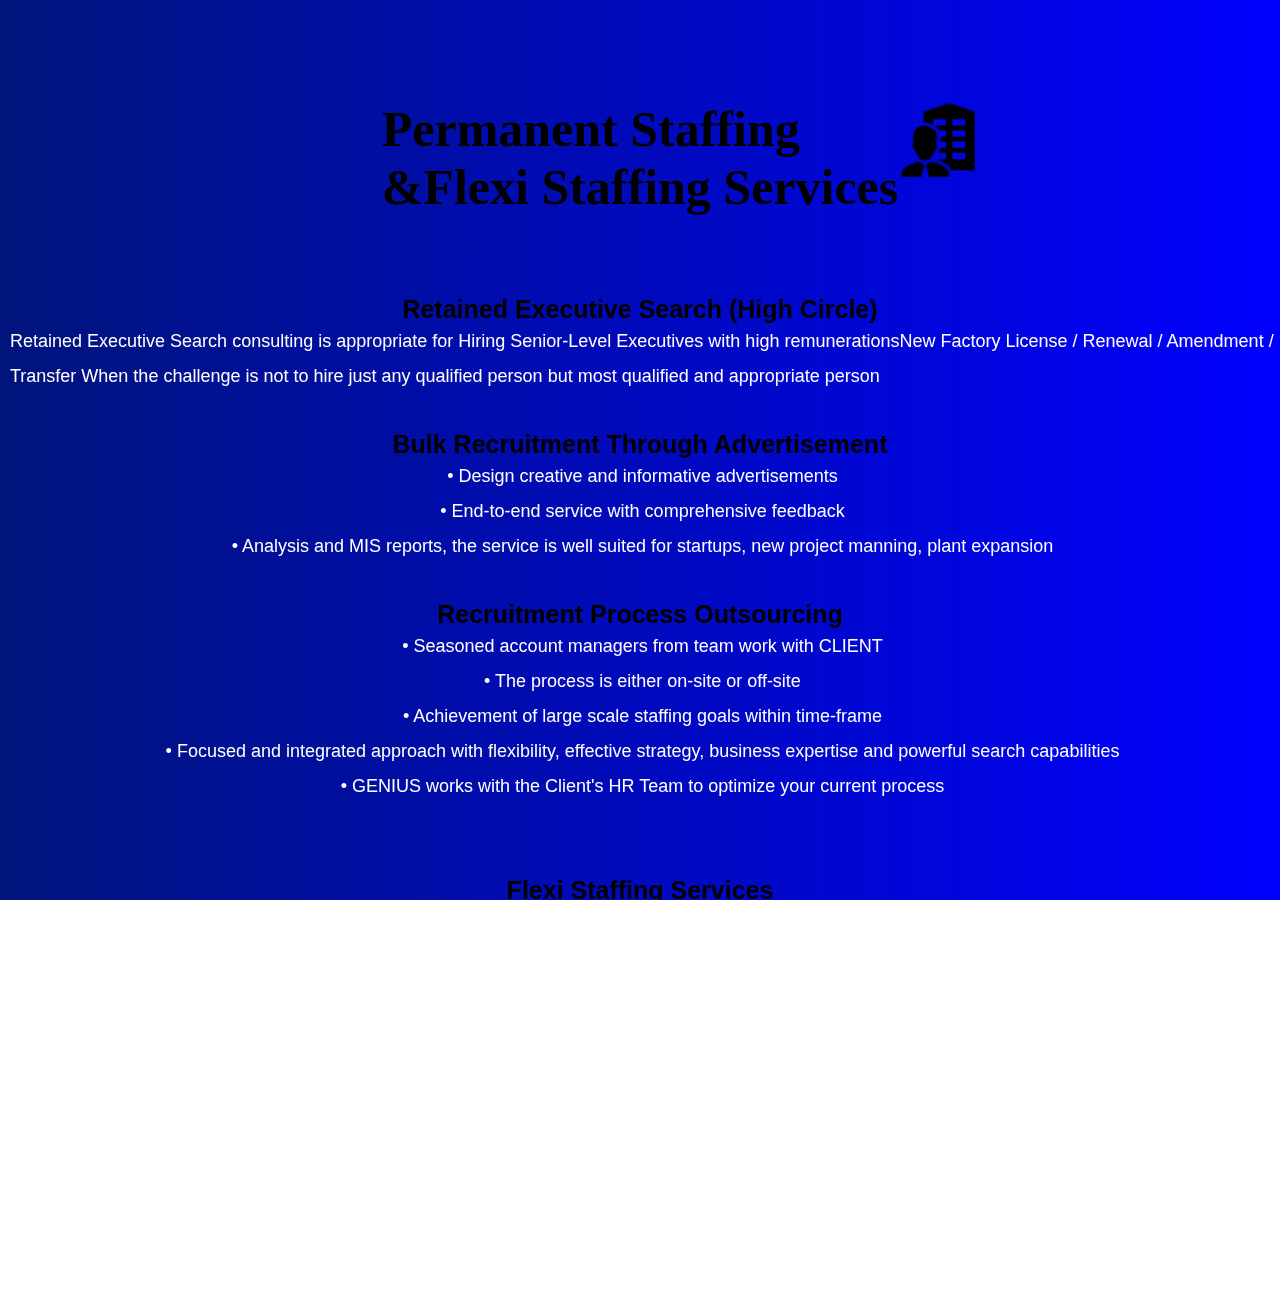
<file: permanent-flexi.html>
<!DOCTYPE html>
<html lang="en">
  <head>
    <style>
      html {
        overflow-x: hidden;
      }
      body {
        height: 100vh;
        width: 100vw;

        background: linear-gradient(to right, #01147c, #0000fd);
        font-family: "Poppins", sans-serif;
        overflow-x: hidden;
      }
      * {
        margin: 0;
        padding: 0;
        box-sizing: border-box;
      }

      .container1 {
        display: flex;
        padding: 100px;
        flex-direction: column;
        mix-blend-mode: hard-light;
        color: #fff;
        position: relative;

        height: auto;
      }
      .container1 h3 {
        display: inline-block;
        margin: 0 auto;
        padding-bottom: 20px;
        font-size: 50px;
        font-family: "HouschkaRoundedAlt";
        color: black;
      }

      .container1 h3:hover,
      .sub-heading:hover {
        color: #f7ef8a;
      }

      .container1 img {
        width: 80px;
        height: 80px;
        top: 100px;
        line-height: 267px;
        position: absolute;
      }

      .container1 p {
        max-width: 1400px;
        font-size: 18px;
      }

      .content button {
        color: #f7ef8a;
        width: 230px;
        height: 25px;
        padding: 30px;
        font-size: 20px;
        font-weight: 500;
        text-align: center;
        outline: none;
        border: none;
        line-height: 10px;
        margin-bottom: 30px;
        cursor: pointer;
        border-radius: 15px;
        background: linear-gradient(to right, #0f0947, #0a0442, #294050);
        box-shadow: rgba(0, 0, 0, 0.17) 0px -23px 25px 0px inset,
          rgba(0, 0, 0, 0.15) 0px -36px 30px 0px inset,
          rgba(0, 0, 0, 0.1) 0px -79px 40px 0px inset,
          rgba(0, 0, 0, 0.06) 0px 2px 1px, rgba(0, 0, 0, 0.09) 0px 4px 2px,
          rgba(0, 0, 0, 0.09) 0px 8px 4px, rgba(0, 0, 0, 0.09) 0px 16px 8px,
          rgba(0, 0, 0, 0.09) 0px 32px 16px;
      }

      .container3 {
        margin-top: 0px;
        margin-bottom: 20px;
      }

      .content {
        display: flex;
        justify-content: center;
        align-items: center;
        flex-direction: column;
        text-align: left;
        margin-top: -41px;
      }

      .sub-heading {
        font-size: 28px;
        font-family: "HouschkaRoundedAlt";
        padding-bottom: 5px;
        display: none;
      }
      .content-value {
        font-size: 18px;
        max-width: 1300px;
        color: white;
        /* text-align: center; */
        margin-left: 5px;
        line-height: 35px;
        min-width: 300px;
        overflow-x: hidden;
        overflow: hidden;
        padding: 0px 5px;
      }

      .scope {
        font-size: 25px;
        text-transform: capitalize;
      
      }

     

      @media (max-width: 930px) {
        .container1 img {
          display: none;
        }
      }
      @media (max-width: 850px) {
        .scope {
          font-size: 25px;
        }

        .container1 img {
          display: none;
        }
      }

      @media (max-width: 624px) {
        .container1 h3 {
          font-size: 30px;
        }

        .scope {
          font-size: 20px;
        }
      }

      @media (max-width: 360px) {
        .content-value {
          font-size: 16px;
          font-weight: 450;
        }

        .container1 h3 {
          margin-left: -40px;
        }
      }

      /* .content a{
    text-decoration: none;
} */
    </style>
    <meta charset="UTF-8" />
    <meta http-equiv="X-UA-Compatible" content="IE=edge" />
    <meta name="viewport" content="width=device-width, initial-scale=1.0" />
    <title>Document</title>
    <link rel="icon" href="images/logo/for titlebar.png" />
  </head>
  <body>
    <div class="container1" id="container1">
      <h3 id="factory-compliance">
        Permanent Staffing <br />
        &Flexi Staffing Services
        <img src="images/header icons/icons8-permanent-job-50.png" alt="" />
      </h3>
    </div>

    <div class="container3">
      <div class="content">
        <h4 class="scope">Retained Executive Search (High Circle)</h4>
        <p class="content-value">
         Retained Executive Search consulting is appropriate for  Hiring Senior-Level Executives with high remunerationsNew Factory
          License / Renewal / Amendment / Transfer When the challenge is not to hire just any qualified person but most
          qualified and appropriate person
        </p>
        <br />
        <br />
        <h4 class="scope">Bulk Recruitment Through Advertisement</h4>
        
        <p class="content-value">
           &#x2022; Design creative and informative advertisements
        </p>
        <p class="content-value">
        &#x2022;  End-to-end service with comprehensive feedback
        </p>
        <p class="content-value">
         &#x2022; Analysis and MIS reports, the service is well suited for startups, new
         project manning, plant expansion
        </p>
       
        <br />
        <br />
        <h4 class="scope">Recruitment Process Outsourcing</h4>
   
        <p class="content-value">
         &#x2022; Seasoned account managers from team work with CLIENT
        </p>
        <p class="content-value">&#x2022; The process is either on-site or off-site</p>
        <p class="content-value">
        &#x2022;  Achievement of large scale staffing goals within time-frame
        </p>
        <p class="content-value">
        &#x2022;  Focused and integrated approach with flexibility, effective strategy,
        business expertise and powerful search capabilities
        </p>
        <p class="content-value">
        &#x2022;  GENIUS works with the Client's HR Team to optimize your current
          process
        </p>

        <br />
        <br />
        <br />
        <br />
        <h4 class="scope">Flexi Staffing Services</h4>
       
        <p class="content-value">
        &#x2022;  The short & long term human resource needs of an Organization are
          driven by factors, such as, project life cycles, expansion &
          diversification of activities, seasonal fluctuations, etc.
        </p>
        <p class="content-value">
        &#x2022;  Companies are also now increasingly sensitive and conscious about
          optimizing the quality, quantity & cost of its work force to have
          distinct edge and stay afloat in today’s highly competitive business
          environment. Flexi Staffing Services of we offer to its Clients access
          to its pool of skilled, semi skilled and unskilled work force with an
          option to quickly scale up or scale down such resources to match their
          unique outsourcing needs. Flexi Staffing Services of Pragnaa also
          allows our Clients the option of controlling the head count of payroll
          employees, while maintaining adequate overall staffing needs within
          budgetary allocations.
        </p>

        <br />
        <br />
         <br />
        <br />

        <div class="content">
          <a href="index.html"> <button class="back">Back to Home</button> </a>
        </div>
      </div>
    </div>
  </body>
</html>
</file>
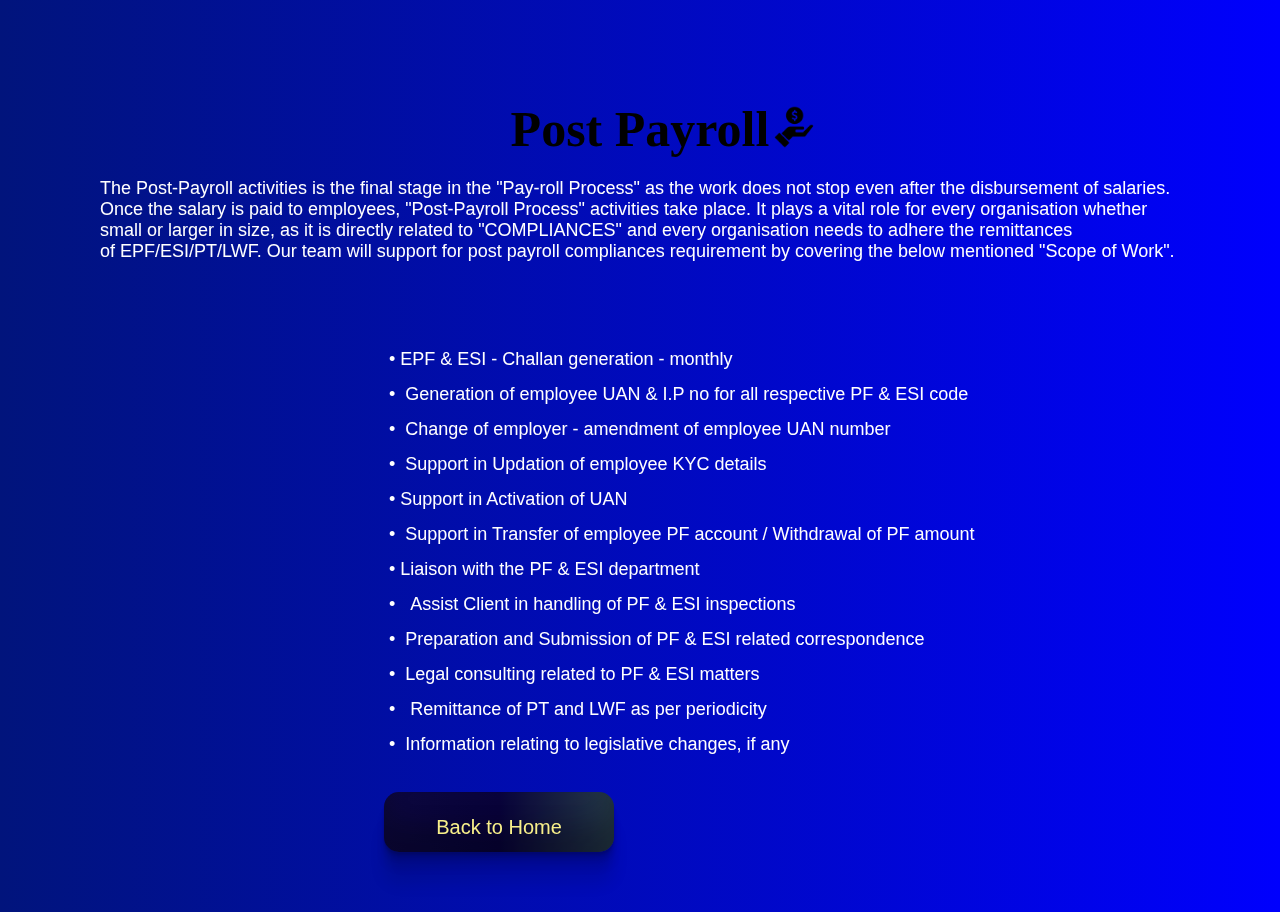
<file: post-payroll.html>
<!DOCTYPE html>
<html lang="en">
  <head>
    <meta charset="UTF-8" />
    <meta http-equiv="X-UA-Compatible" content="IE=edge" />
    <meta name="viewport" content="width=device-width, initial-scale=1.0" />
    <title>ZA Post Payroll</title>
    <link rel="icon" href="images/logo/for titlebar.png">
  </head>

  <body>
    <style>
      html {
        overflow-x: hidden;
      }
      body {
        height: 100vh;
        width: 100vw;

        background: linear-gradient(to right, #01147c, #0000fd);
        font-family: "Poppins", sans-serif;
      }
      * {
        margin: 0;
        padding: 0;
        box-sizing: border-box;
      }

      .container1 {
        display: flex;
        padding: 100px;
        flex-direction: column;
        mix-blend-mode: hard-light;
        color: #fff;
        position: relative;

        height: auto;
      }
      .container1 h3 {
        display: inline-block;
        margin: 0 auto;
        padding-bottom: 20px;
        font-size: 50px;
        font-family: "HouschkaRoundedAlt";
        color: black;
      }

      .container1 h3:hover,
      .sub-heading:hover {
        color: #f7ef8a;
      }

      .container1 img {
        width: 50px;
        height: 50px;

        top: 102px;
        line-height: 267px;
        position: absolute;
      }

      .container1 p,
      .content-value {
        max-width: 1400px;
        font-size: 18px;
      }

      .container3 {
        margin-top: -50px;
        margin-bottom: 10px;
        padding-bottom: 30px;
      }

      .content {
        display: flex;
        justify-content: center;
       
        flex-direction: column;
        text-align: left;
        margin-top: 30px;
        /* overflow: hidden; */
        margin-left: 30%;
      }

      .content-value {
        color: white;
        text-align: left;
        margin-left: 5px;
        line-height: 35px;
      }

      .content button {
        color: #f7ef8a;
        width: 230px;
        height: 25px;
        padding: 30px;
        font-size: 20px;
        font-weight: 500;
        text-align: center;
        outline: none;
        border: none;
        line-height: 10px;
        margin-bottom: 30px;
        cursor: pointer;
        border-radius: 15px;
        background: linear-gradient(to right, #0f0947, #0a0442, #294050);
        box-shadow: rgba(0, 0, 0, 0.17) 0px -23px 25px 0px inset,
          rgba(0, 0, 0, 0.15) 0px -36px 30px 0px inset,
          rgba(0, 0, 0, 0.1) 0px -79px 40px 0px inset,
          rgba(0, 0, 0, 0.06) 0px 2px 1px, rgba(0, 0, 0, 0.09) 0px 4px 2px,
          rgba(0, 0, 0, 0.09) 0px 8px 4px, rgba(0, 0, 0, 0.09) 0px 16px 8px,
          rgba(0, 0, 0, 0.09) 0px 32px 16px;
      }

      @media (max-width: 470px) {
        .container1 h3 {
          font-size: 40px;
        }
      }
      @media (max-width: 409px) {
        .container1 h3 {
          font-size: 30px;
        }
      }

      @media (max-width: 360px) {
        .container1 h3 {
          font-size: 25px;
        }
      }
    </style>

    <div class="container1" id="container1">
      <h3 id="post-payroll">
        Post Payroll<img src="images/header icons/pngwing.com.png" alt="" />
      </h3>
      <p>
        The Post-Payroll activities is the final stage in the "Pay-roll
        Process" as the work does not stop even after the disbursement of
        salaries. Once the salary is paid to employees, "Post-Payroll Process"
        activities take place. It plays a vital role for every organisation
        whether small or larger in size, as it is directly related
        to "COMPLIANCES" and every organisation needs to adhere the remittances
        of EPF/ESI/PT/LWF. Our team will support for post payroll compliances
        requirement by covering the below mentioned "Scope of Work".
      </p>
    </div>

    <div class="container3">
      <div class="content">
        <p class="content-value">&#x2022; EPF & ESI - Challan generation - monthly</p>
        <p class="content-value">&#x2022;
           Generation of employee UAN & I.P no for all respective PF & ESI code 
        </p>
        <p class="content-value">&#x2022;
           Change of employer - amendment of employee UAN number 
        </p>
        <p class="content-value">&#x2022;
           Support in Updation of employee KYC details 
        </p>
        <p class="content-value">&#x2022; Support in Activation of UAN </p>
        <p class="content-value">&#x2022;
           Support in Transfer of employee PF account / Withdrawal of PF amount 
        </p>
        <p class="content-value">&#x2022; Liaison with the PF & ESI department </p>
        <p class="content-value">&#x2022;
            Assist Client in handling of PF & ESI inspections
        </p>
        <p class="content-value">&#x2022;
           Preparation and Submission of PF & ESI related correspondence 
        </p>
        <p class="content-value">&#x2022;
           Legal consulting related to PF & ESI matters 
        </p>
        <p class="content-value">&#x2022;
            Remittance of PT and LWF as per periodicity
        </p>
        <p class="content-value">&#x2022;
           Information relating to legislative changes, if any 
        </p>
      </div>

      <div class="content">
        <a href="index.html"> <button class="back">Back to Home</button> </a>
      </div>
    </div>
  </body>
</html>
</file>
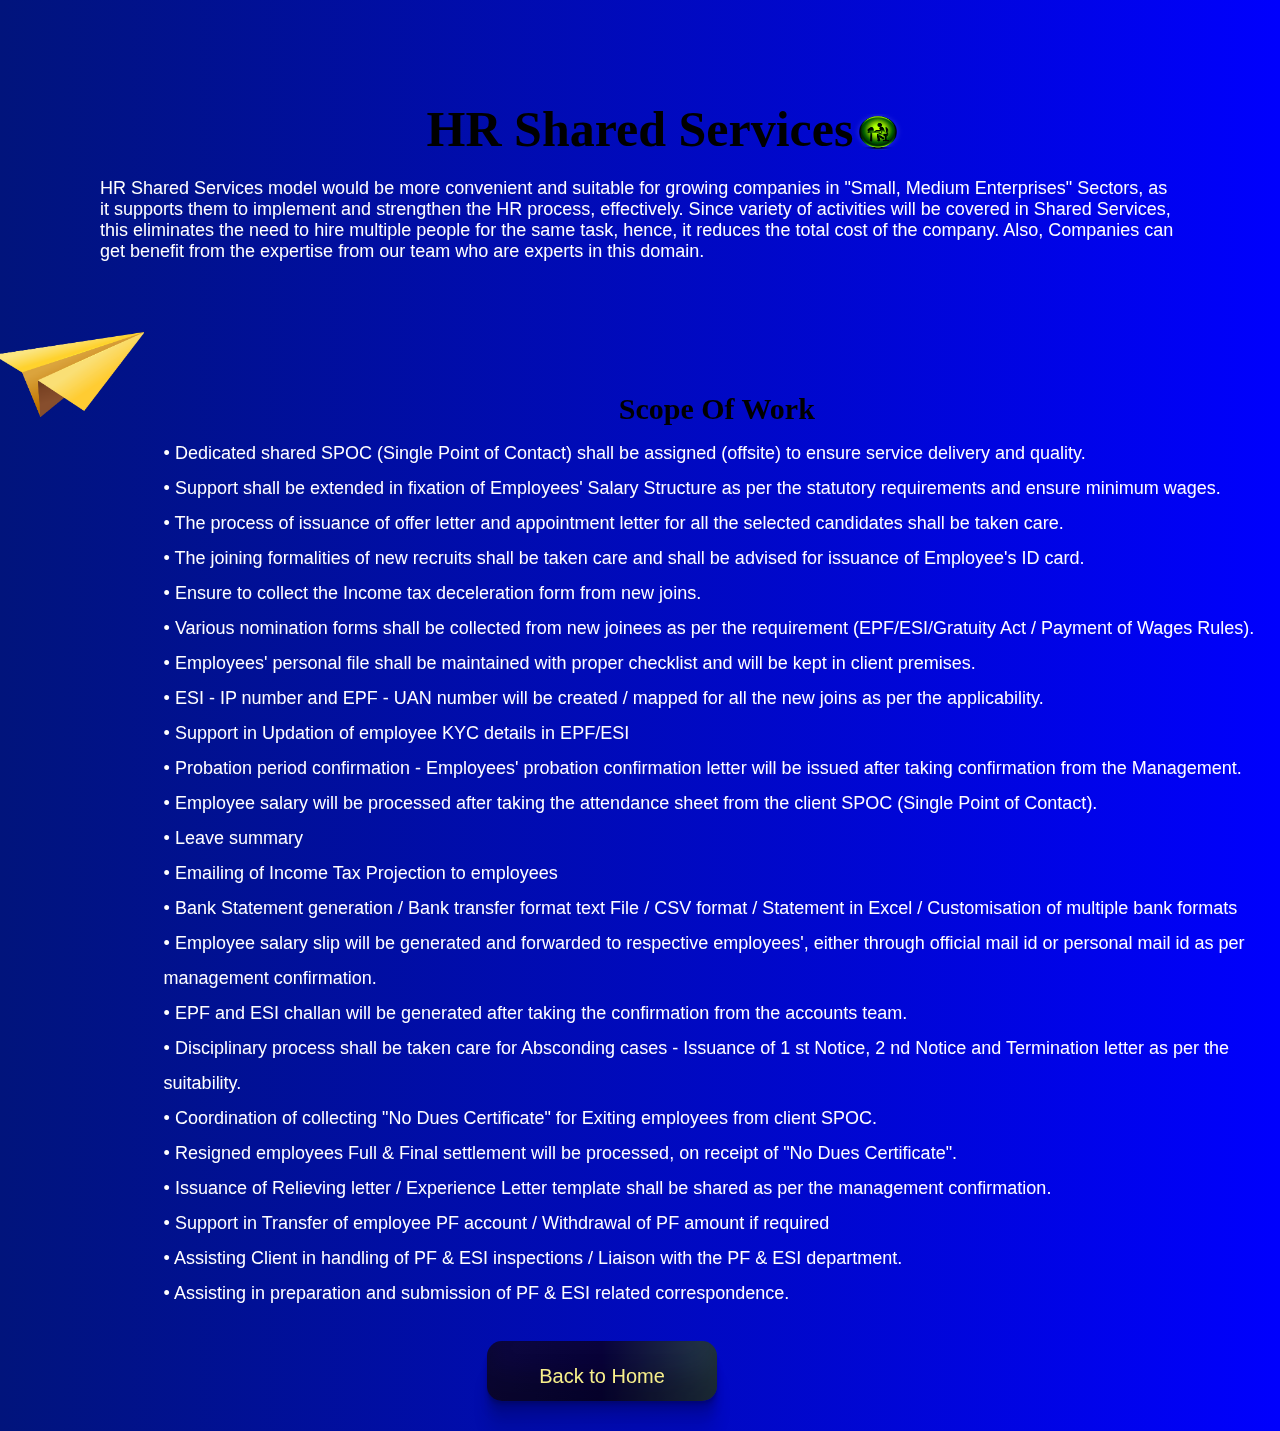
<file: shared.html>
<!DOCTYPE html>
<html lang="en">
<head>
    <meta charset="UTF-8">
    <meta http-equiv="X-UA-Compatible" content="IE=edge">
    <meta name="viewport" content="width=device-width, initial-scale=1.0">
    <title>ZA Shared</title>
    <link rel="icon" href="images/logo/for titlebar.png">
</head>

<style>
 body{
         height: 100vh;
         width: 100vw;
         overflow-x: hidden !important ;
         background: linear-gradient(to right,#01147C,#0000FD);
            font-family: 'Poppins', sans-serif;

        }
        *{
            margin: 0;
            padding: 0;
            box-sizing: border-box;
        }

  .container1{
    display: flex;
    padding: 100px;
    flex-direction: column; 
    mix-blend-mode: hard-light;
    color: #fff;
    position: relative;
    overflow-x: hidden;
    height: auto;
    overflow-y: hidden;

}

.container1 img{
  width: 50px;
    height: 50px;

        top: 102px;
    line-height: 267px;
    position: absolute;
}

.container1 p {
    max-width: 1400px;
    font-size: 18px;
    min-width: 300px;
}

.container1 h3{
    display: inline-block;
    margin: 0 auto;
    padding-bottom: 20px;
    font-size: 50px;
    font-family: 'HouschkaRoundedAlt';
     color:black ;
 }


.container1 h3:hover,.sub-heading:hover{
    color: #f7ef8a;
}

.content button{
    
    color: #f7ef8a;
    width: 230px;
    height: 25px;
    padding: 30px;
    font-size: 20px;
    font-weight: 500;
    text-align: center;
    outline: none;
    border: none;
    line-height: 10px;
    margin-bottom: 30px;
    cursor: pointer; 
    border-radius: 15px;
    margin-left: 20%;
    background: linear-gradient(to right,#0f0947,#0A0442,#294050);
    box-shadow: rgba(0, 0, 0, 0.17) 0px -23px 25px 0px inset, rgba(0, 0, 0, 0.15) 0px -36px 30px 0px inset, rgba(0, 0, 0, 0.1) 0px -79px 40px 0px inset, rgba(0, 0, 0, 0.06) 0px 2px 1px, rgba(0, 0, 0, 0.09) 0px 4px 2px, rgba(0, 0, 0, 0.09) 0px 8px 4px, rgba(0, 0, 0, 0.09) 0px 16px 8px, rgba(0, 0, 0, 0.09) 0px 32px 16px;
}

.container3{
    margin-top: 0px;
    margin-bottom: 20px;
}

.content{

display: flex;
justify-content: center;
/* align-items: center; */
flex-direction: column;
text-align: left;
margin-top: 30px;
margin-left: 12%;
}

.sub-heading{
    font-size: 28px;
     font-family: 'HouschkaRoundedAlt';
     padding-bottom: 5px;
     display: none;
}
.content-value{
    font-size: 18px;
     max-width: 1300px;
    color: white;
    text-align: left;
    margin-left: 5px;
    line-height: 35px;
    min-width: 300px;
    overflow-x: hidden;
    overflow: hidden;
    padding: 0px 5px;
  
}

.content a{
    text-decoration: none;
}

.scope{
 font-size: 30px;
    font-family: 'HouschkaRoundedAlt';
    color: black;
    margin-bottom: 10px;
    text-transform: capitalize;
    position: relative;
    text-align: center;
}

.container1 h3:hover,.scope:hover{
    color: #f7ef8a;
}

.scope::before{
      position: absolute;
    content: "";
    background: url(images/arrows/kindpng_316083.png);
    background-position: center;
    background-size: cover;
    width: 150px;
    height: 85px;
    top: -60px;
    left: -160px;
}


/* ---------------------------
 -------------------------------------------------------------------------media */
@media(max-width:632px){
    .container1 h3 {
            font-size: 30px;
    }
    .container1 img{
  width: 50px;
    height: 50px;

        top: 86px;
    line-height: 267px;
    position: absolute;
}
.content button{
    margin-left: 0%;
}
}

@media(max-width:510px){
    .container1 p {
   
    font-size: 16px;
    margin-left: -60px;

}
 .container1 h3 {
            font-size: 25px;
    }
    .scope{
        font-size: 25px;
        
    }
    .content-value{
        font-size: 16px;
    }

    .scope::before{
    
  width: 142px;
    height: 80px;
    top: -75px;
    left: -51px;
}
}
@media(max-width:440px){
        .container1 p {
     margin-left: -40px;
     
}
.container1 img{
    display: none;
}
}
@media(max-width:440px){
    .container1 h3{
     font-size: 23px;
     margin-left: -20px;
    }
}

@media(max-width:380px){
    .container1 h3{
     font-size: 23px;
     margin-left: -60px;
    }
    .container1 p {
            margin-left: -60px;
    }


}

@media(max-width:380px){
    .container1 h3{
     font-size: 21px;
     margin-left: -80px;
    }
    .container1 p {
            margin-left: -80px;
    }

}
</style>
<body>


     <div class="container1" id="container1" >
        <h3 id="shared">HR Shared Services <img src="images/imgbin_computer-icons-job-retirement-png.png" alt=""> </h3>
           <p>  HR Shared Services model would be more convenient and suitable for growing companies in "Small, Medium Enterprises" Sectors,
 as it supports them to implement and strengthen the HR process, effectively.
 Since variety of activities will be covered in Shared Services, this eliminates the need to hire multiple people for the same task,
 hence, it reduces the total cost of the company.
 Also, Companies can get benefit from the expertise from our team who are experts in this domain.
      </p>
      </div>


      <div class="container3">
        <div class="content">
            <h4 class="scope">Scope of work</h4>      
            <p class="content-value">&#x2022;  Dedicated shared SPOC (Single Point of Contact) shall be assigned (offsite) to ensure service delivery and quality.</p>
             <p class="content-value">&#x2022;  Support shall be extended in fixation of Employees' Salary Structure as per the statutory requirements and ensure minimum wages.
</p>
              <p class="content-value">&#x2022;  The process of issuance of offer letter and appointment letter for all the selected candidates shall be taken care.
</p>
              <p class="content-value">&#x2022;  The joining formalities of new recruits shall be taken care and shall be advised for issuance of Employee's ID card.
</p>
              <p class="content-value">&#x2022; Ensure to collect the Income tax deceleration form from new joins.
</p>
              <p class="content-value">&#x2022;  Various nomination forms shall be collected from new joinees as per the requirement (EPF/ESI/Gratuity Act / Payment of Wages Rules).
</p>
              <p class="content-value">&#x2022;  Employees' personal file shall be maintained with proper checklist and will be kept in client premises.
</p>
              <p class="content-value">&#x2022;  ESI - IP number and EPF - UAN number will be created / mapped for all the new joins as per the applicability.
</p>
              <p class="content-value">&#x2022;  Support in Updation of employee KYC details in EPF/ESI
</p>
              <p class="content-value">&#x2022; Probation period confirmation - Employees' probation confirmation letter will be issued after taking confirmation from the Management.
</p>
              <p class="content-value">&#x2022; Employee salary will be processed after taking the attendance sheet from the client SPOC (Single Point of Contact).
</p>
              <p class="content-value">&#x2022; Leave summary
</p>
              <p class="content-value">&#x2022; Emailing of Income Tax Projection to employees
</p>
              <p class="content-value">&#x2022; Bank Statement generation / Bank transfer format text File / CSV format / Statement in Excel / Customisation of multiple bank formats
</p>
              <p class="content-value">&#x2022; Employee salary slip will be generated and forwarded to respective employees', either through official mail id or personal mail id as per management confirmation.
</p>
              <p class="content-value">&#x2022; EPF and ESI challan will be generated after taking the confirmation from the accounts team.
</p>
              <p class="content-value">&#x2022; Disciplinary process shall be taken care for Absconding cases - Issuance of 1 st Notice, 2 nd Notice and Termination letter as per the suitability.
</p>
              <p class="content-value">&#x2022; Coordination of collecting "No Dues Certificate" for Exiting employees from client SPOC.
</p>
              <p class="content-value">&#x2022; Resigned employees Full & Final settlement will be processed, on receipt of "No Dues Certificate".
</p>
              <p class="content-value">&#x2022; Issuance of Relieving letter / Experience Letter template shall be shared as per the management confirmation.
</p>
              <p class="content-value">&#x2022; Support in Transfer of employee PF account / Withdrawal of PF amount if  required
</p>
              <p class="content-value">&#x2022; Assisting Client in handling of PF & ESI inspections / Liaison with the PF & ESI department.
</p>
              <p class="content-value">&#x2022; Assisting in preparation and submission of PF & ESI related correspondence.
</p>


         <div class="content">
          <a href="index.html"> <button class="back">Back to Home</button> </a>
        </div>
     </div> 

        </div>

        

    </body>
</html>
</html>
</file>
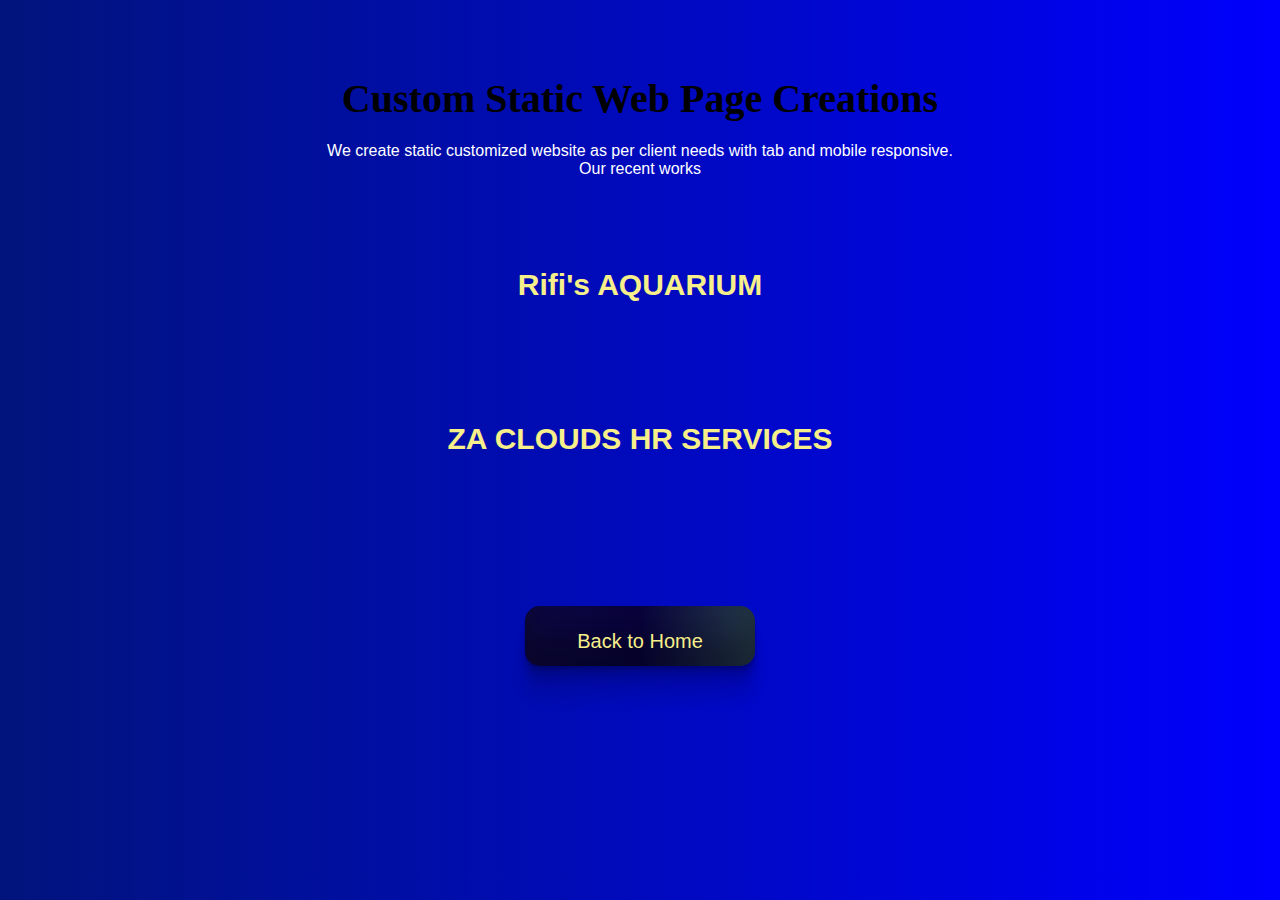
<file: website-create.html>
<!DOCTYPE html>
<html lang="en">
<head>
    <meta charset="UTF-8">
    <meta http-equiv="X-UA-Compatible" content="IE=edge">
    <meta name="viewport" content="width=device-width, initial-scale=1.0">
    <title>ZA Custom website</title>
    <link rel="icon" href="images/logo/for titlebar.png">
</head>
<body>


<style>
    html {
        scroll-behavior: smooth;
      }
      body {
        height: 100vh;
        width: 100vw;
        overflow-x: hidden !important ;
        background: linear-gradient(to right, #01147c, #0000fd);
        font-family: "Poppins", sans-serif;
      }
      * {
        margin: 0;
        padding: 0;
        box-sizing: border-box;
      }

    .container3 {
        margin-top: -25px;
        margin-bottom: 20px;
        display: flex;
        justify-content: center;
        align-items: center;
      }

        .content button {
        color: #f7ef8a !important;
        width: 230px;
        height: 25px;
        padding: 30px;
        font-size: 20px;
        font-weight: 500;
        text-align: center;
        outline: none;
        border: none;
        line-height: 10px;
        margin-bottom: 30px;
        margin-top: 30px;
        cursor: pointer;
        border-radius: 15px;
        background: linear-gradient(to right, #0f0947, #0a0442, #294050);
        box-shadow: rgba(0, 0, 0, 0.17) 0px -23px 25px 0px inset,
          rgba(0, 0, 0, 0.15) 0px -36px 30px 0px inset,
          rgba(0, 0, 0, 0.1) 0px -79px 40px 0px inset,
          rgba(0, 0, 0, 0.06) 0px 2px 1px, rgba(0, 0, 0, 0.09) 0px 4px 2px,
          rgba(0, 0, 0, 0.09) 0px 8px 4px, rgba(0, 0, 0, 0.09) 0px 16px 8px,
          rgba(0, 0, 0, 0.09) 0px 32px 16px;
      }

      .container3 h4 {
        display: inline-block;
        margin: 0 auto;
        padding-bottom: 20px;
        font-size: 40px;
        font-family: "HouschkaRoundedAlt";
        color: black;
      }

       .container3 h4:hover {
        color: #f7ef8a;
      }

       .container3 {
        display: flex;
        padding: 100px;

        flex-direction: column;

   

        color: #fff;
        position: relative;
        overflow-x: hidden;
        height: auto;
        overflow-y: hidden;
      }

      .container3{
        display: flex;
        justify-content: center;
        align-items: center;
      }

      .container3 p{
        text-align: center;
      }

      .container3 a{
        text-decoration: none;
        cursor: pointer;
        color: red;
      }
      .container3 a:hover{
        color: black;
      }

      .container3 img{
        border-radius: 20px;
        width: 1300px;
           background-position: center;
            background-size:cover ;
            background-repeat: no-repeat;
       
        
        
         box-shadow: rgba(0, 0, 0, 0.17) 0px -23px 25px 0px inset,
          rgba(0, 0, 0, 0.15) 0px -36px 30px 0px inset,
          rgba(0, 0, 0, 0.1) 0px -79px 40px 0px inset,
          rgba(0, 0, 0, 0.06) 0px 2px 1px, rgba(0, 0, 0, 0.09) 0px 4px 2px,
          rgba(0, 0, 0, 0.09) 0px 8px 4px, rgba(0, 0, 0, 0.09) 0px 16px 8px,
          rgba(0, 0, 0, 0.09) 0px 32px 16px;
      }

      .hide{
        display: none;
      }

      @media(max-width:1280px){
        .container3 img{
           display: none;
        }
        
      .hide{
        display: block;
      }
      }

        @media(max-width:803px){
        .container3 h4{
             font-size: 23px;
        }

          @media(max-width:540px){
        .container3 h4{
             font-size: 20px;
        }
      }
    }
</style>

    <div class="container3">
      <h4 class="scope">Custom Static Web Page Creations</h4>
      <p>
            We create static customized website as per client needs with tab and mobile responsive.
            <br>Our recent works

            <br>   <br>   <br>   <br>   <br>   <br>
            
            <a href="https://aasif19.github.io/aqua-landing/" style="color: #f7ef8a; font-size: 30px; padding-bottom: 30px; font-weight: 600;" class="hide">Rifi's AQUARIUM</a>
            <br>
          <a href="https://aasif19.github.io/aqua-landing/"><img src="images/website/WhatsApp Image 2023-03-04 at 10.11.28 AM.jpeg" alt=""></a> 
           <br> <br> <br> <br>
            <a href="https://aasif19.github.io/ZA-CLOUDS-HR-SERVICES/" style="color: #f7ef8a; font-size: 30px; padding-bottom: 30px; font-weight: 600;" class="hide">ZA CLOUDS HR SERVICES</a>
            <br>
           <a href="https://aasif19.github.io/ZA-CLOUDS-HR-SERVICES/"><img src="images/website/za.jpeg" alt=""></a> 
      </p>

        <br>   <br>   <br>   <br>
      <div class="content">
        <a href="index.html"> <button class="back">Back to Home</button> </a>
      </div>
    </div>
</body>
</html>
</file>
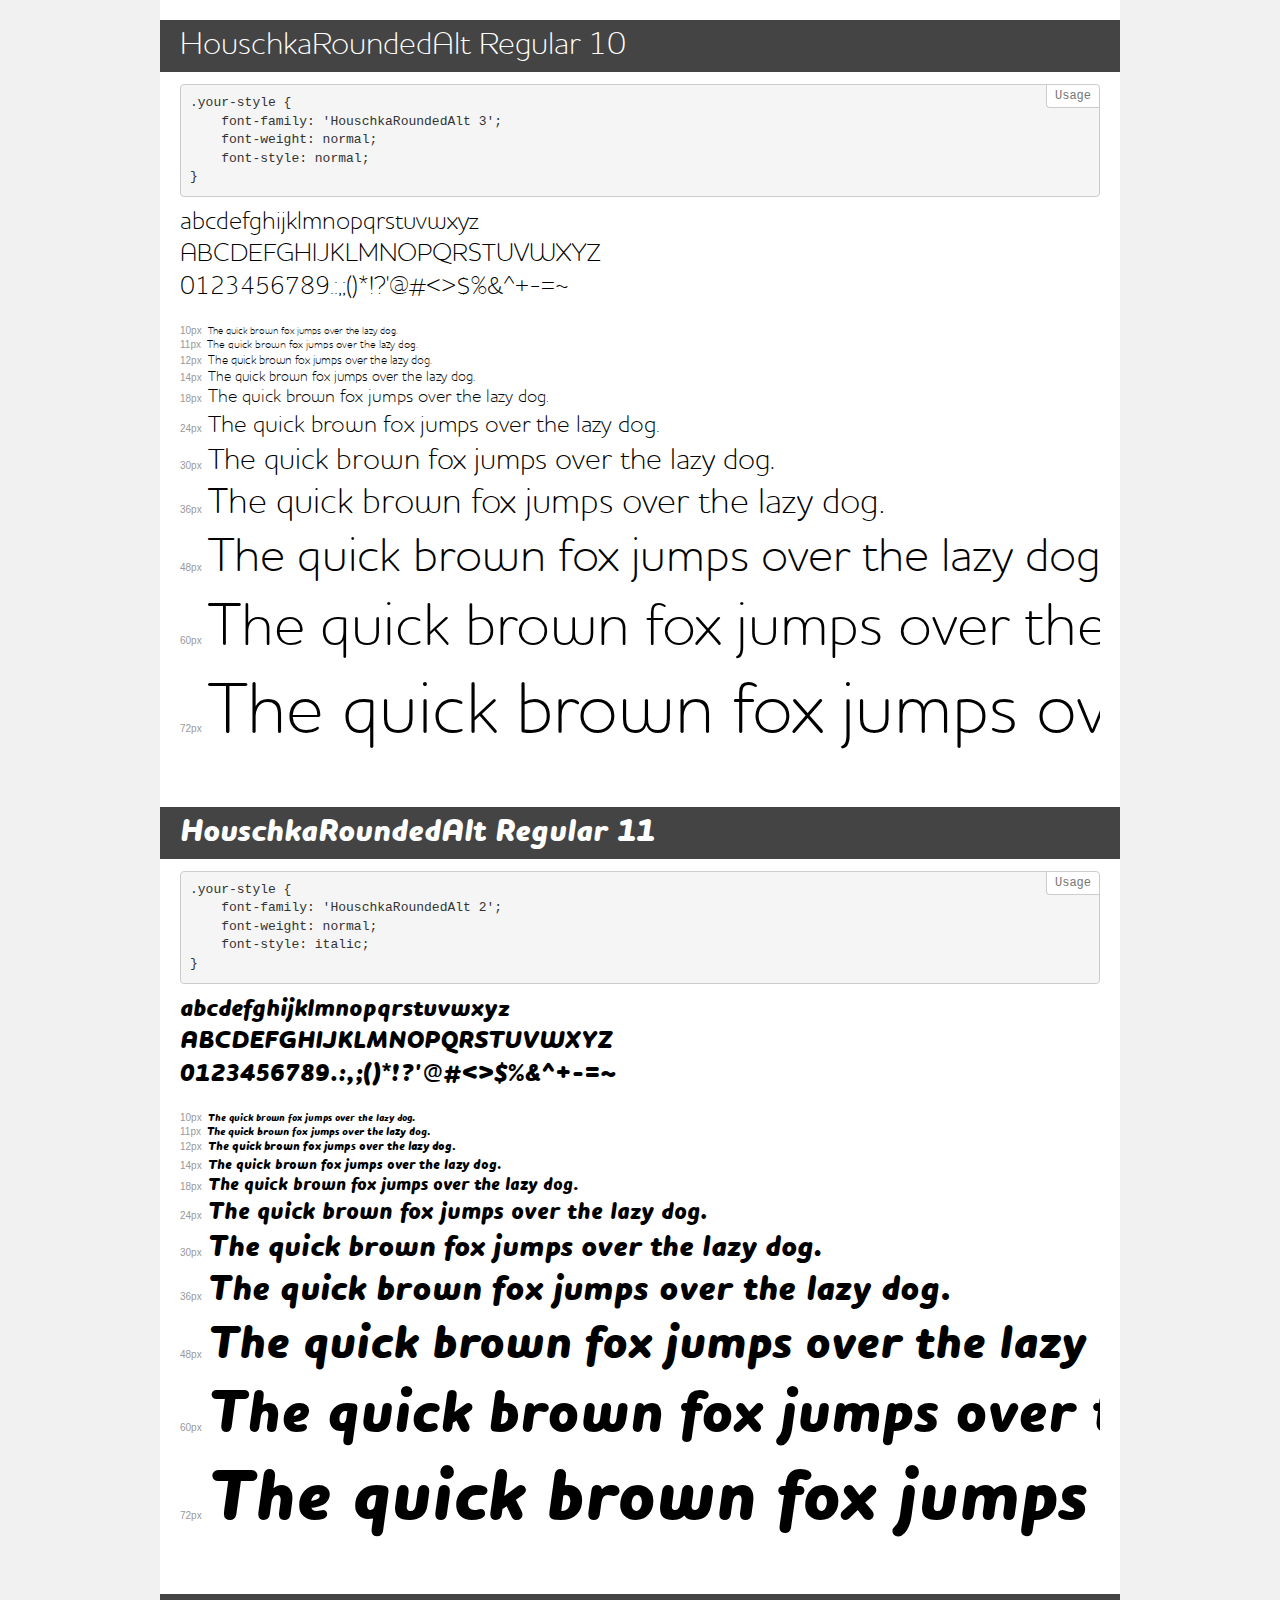
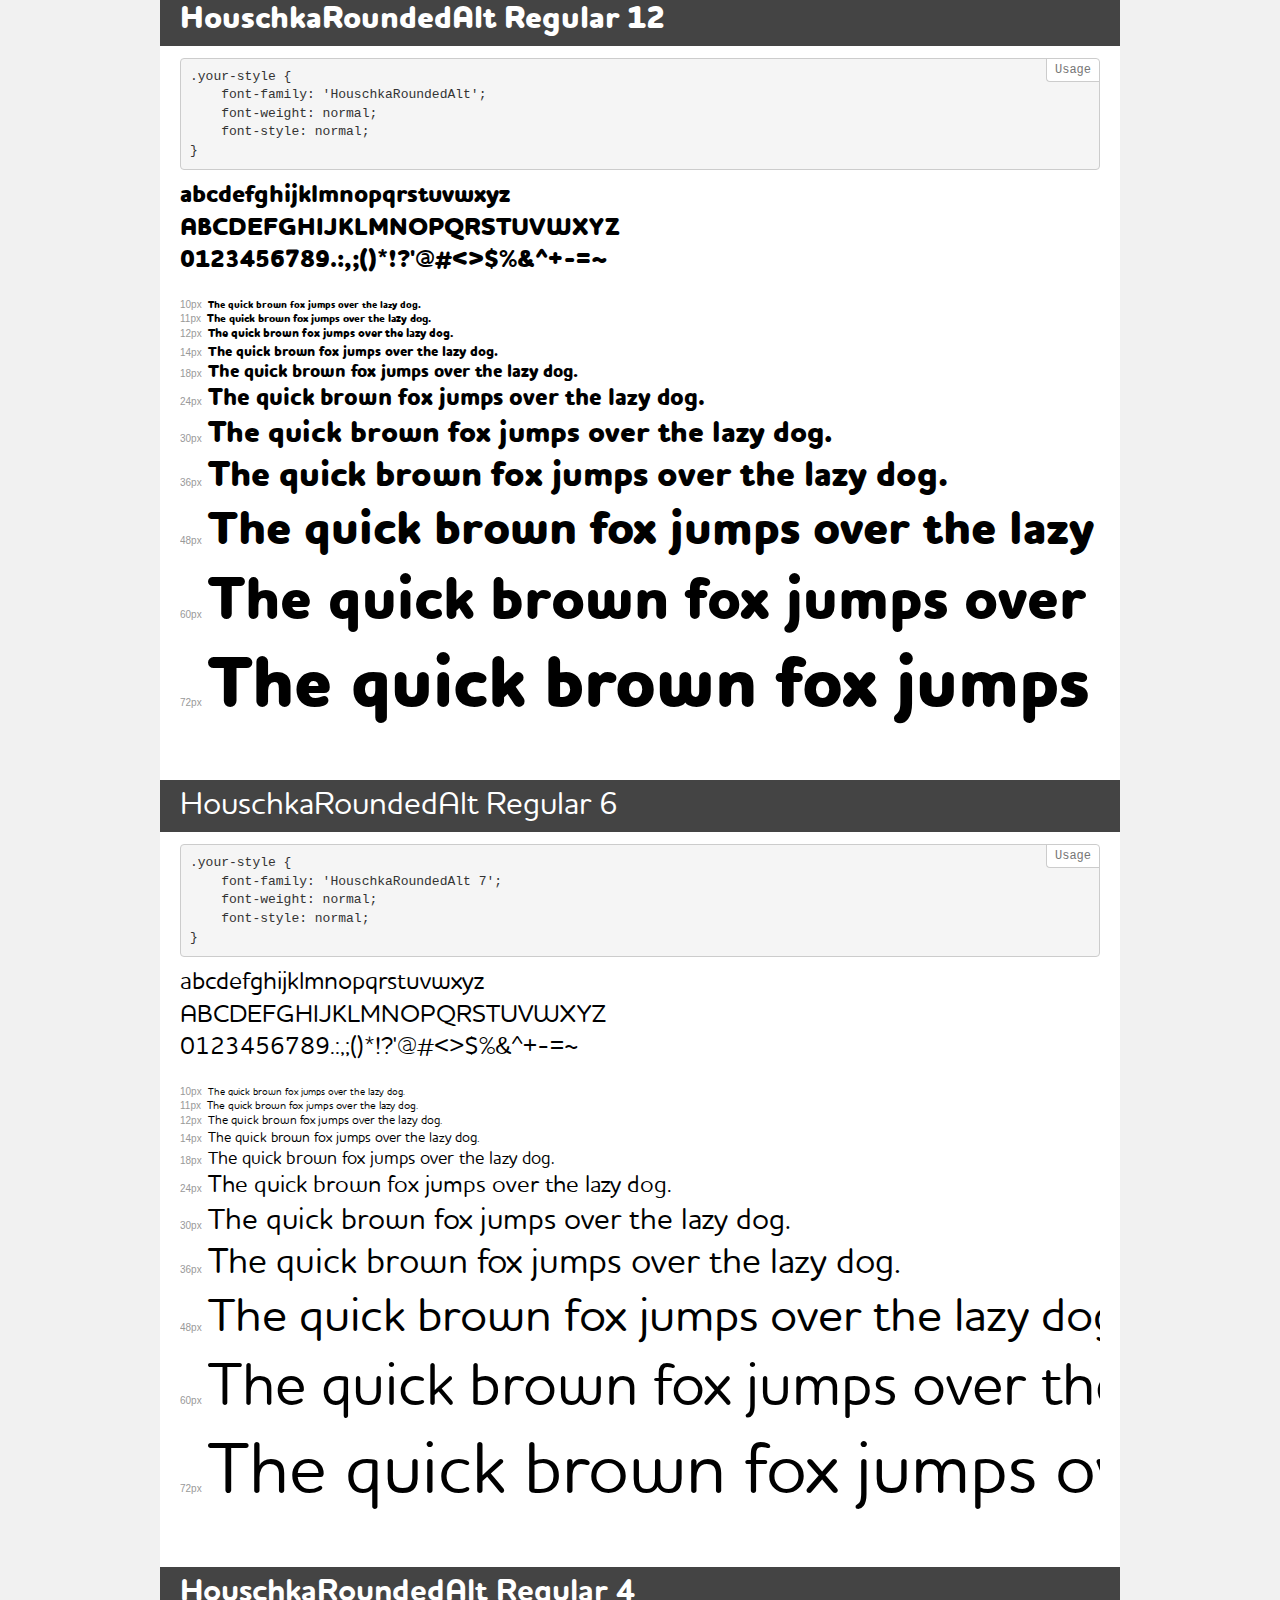
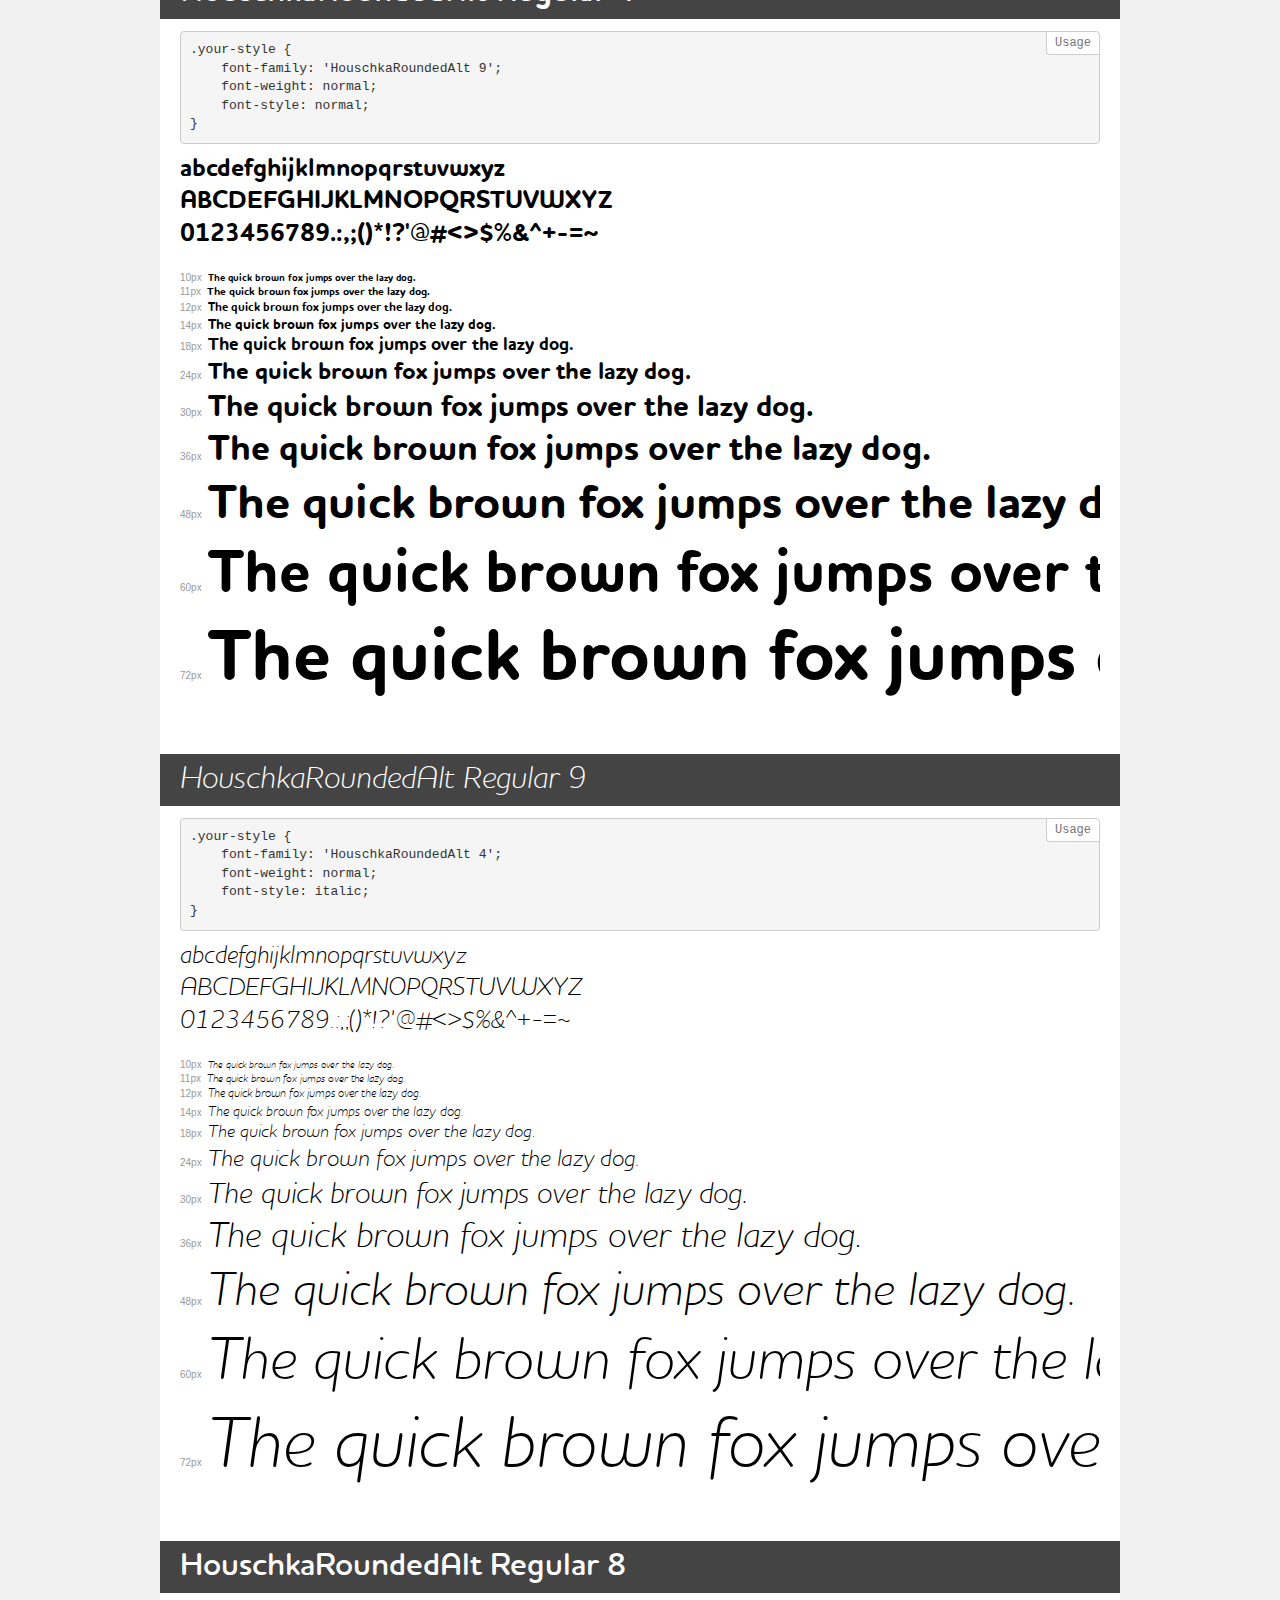
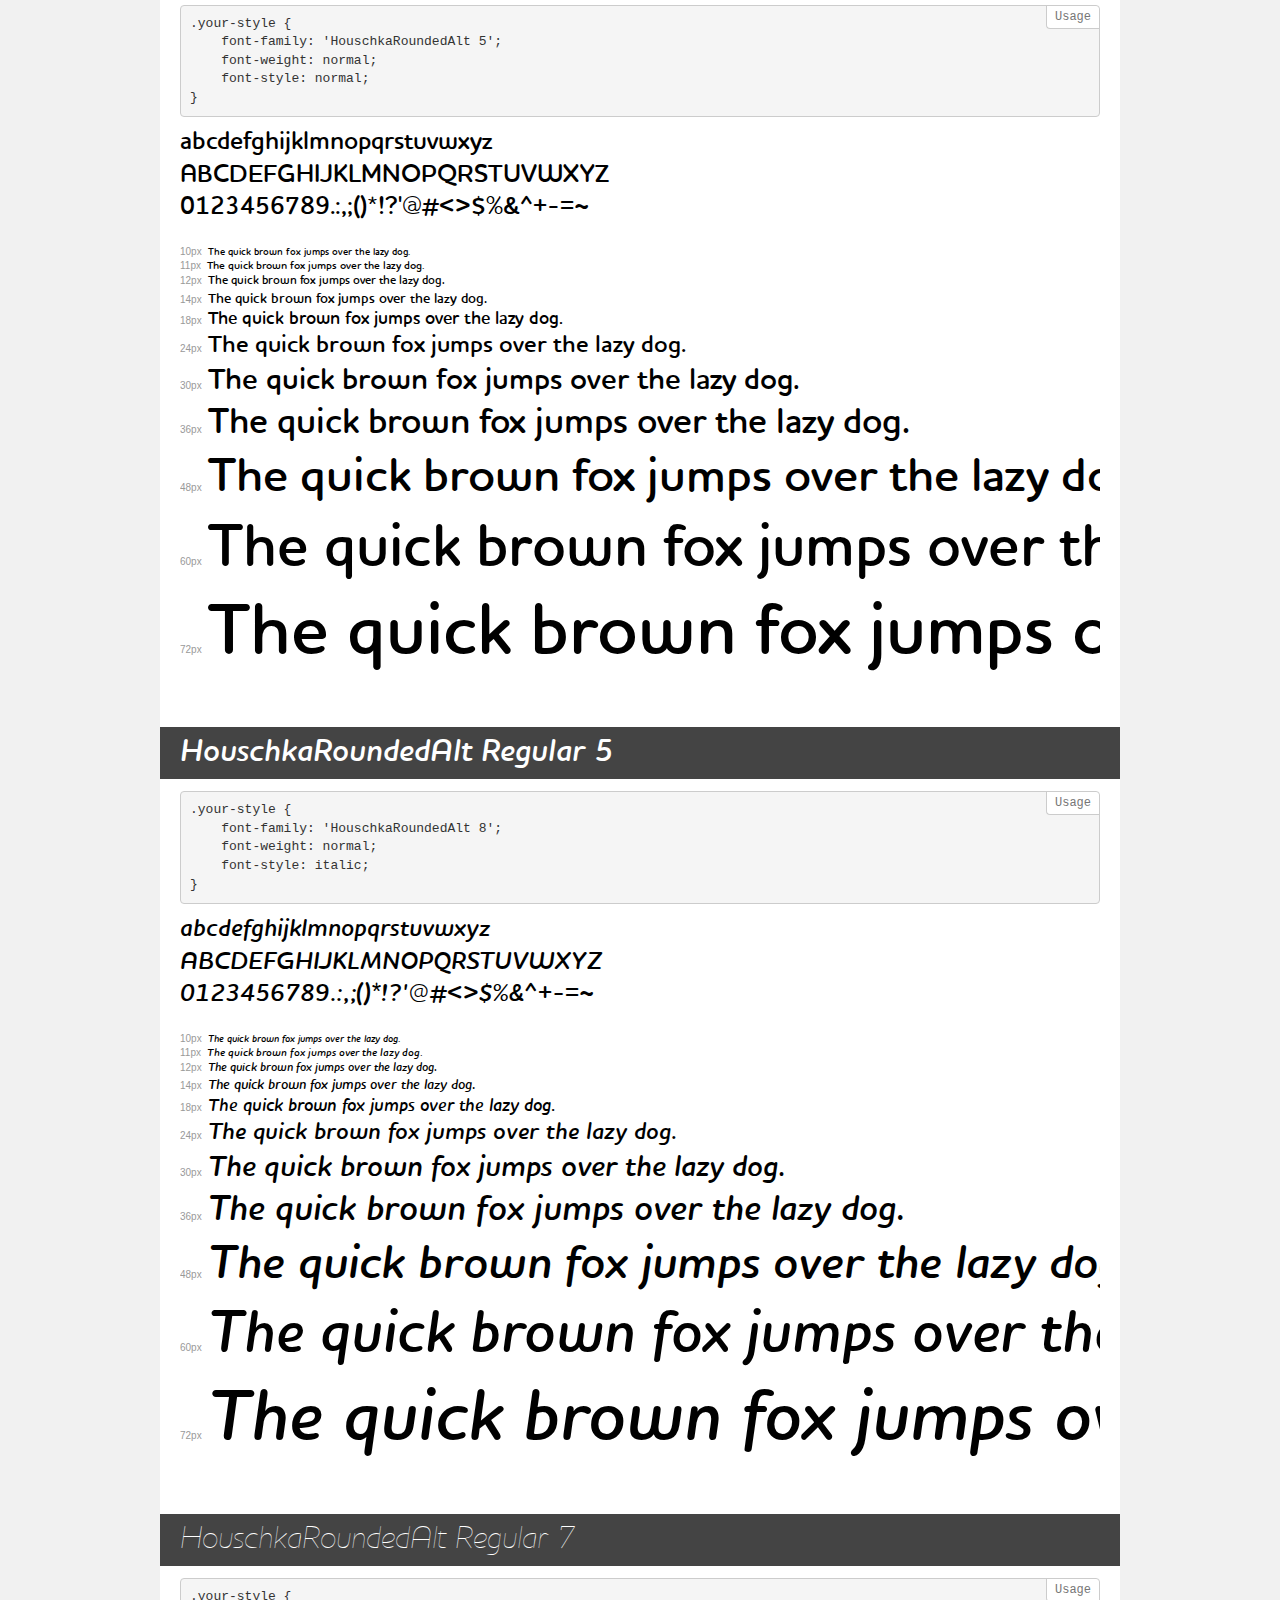
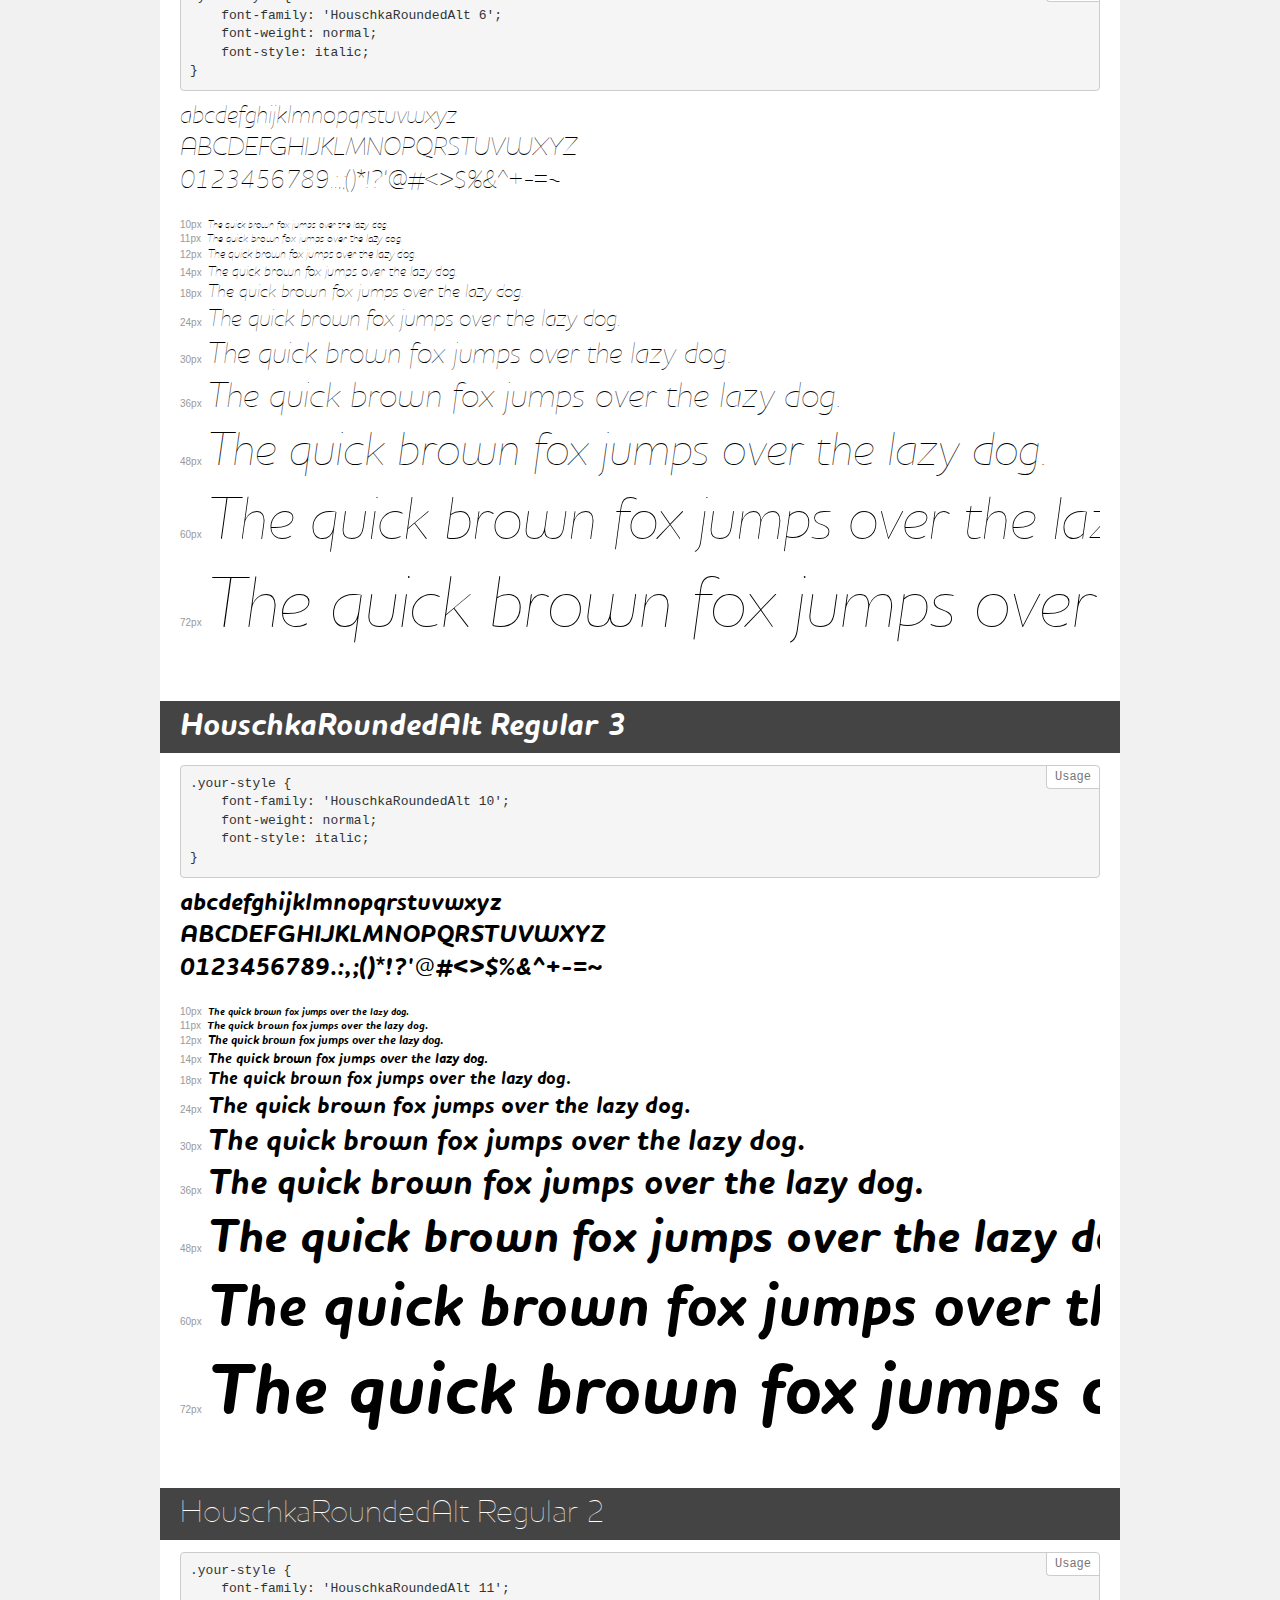
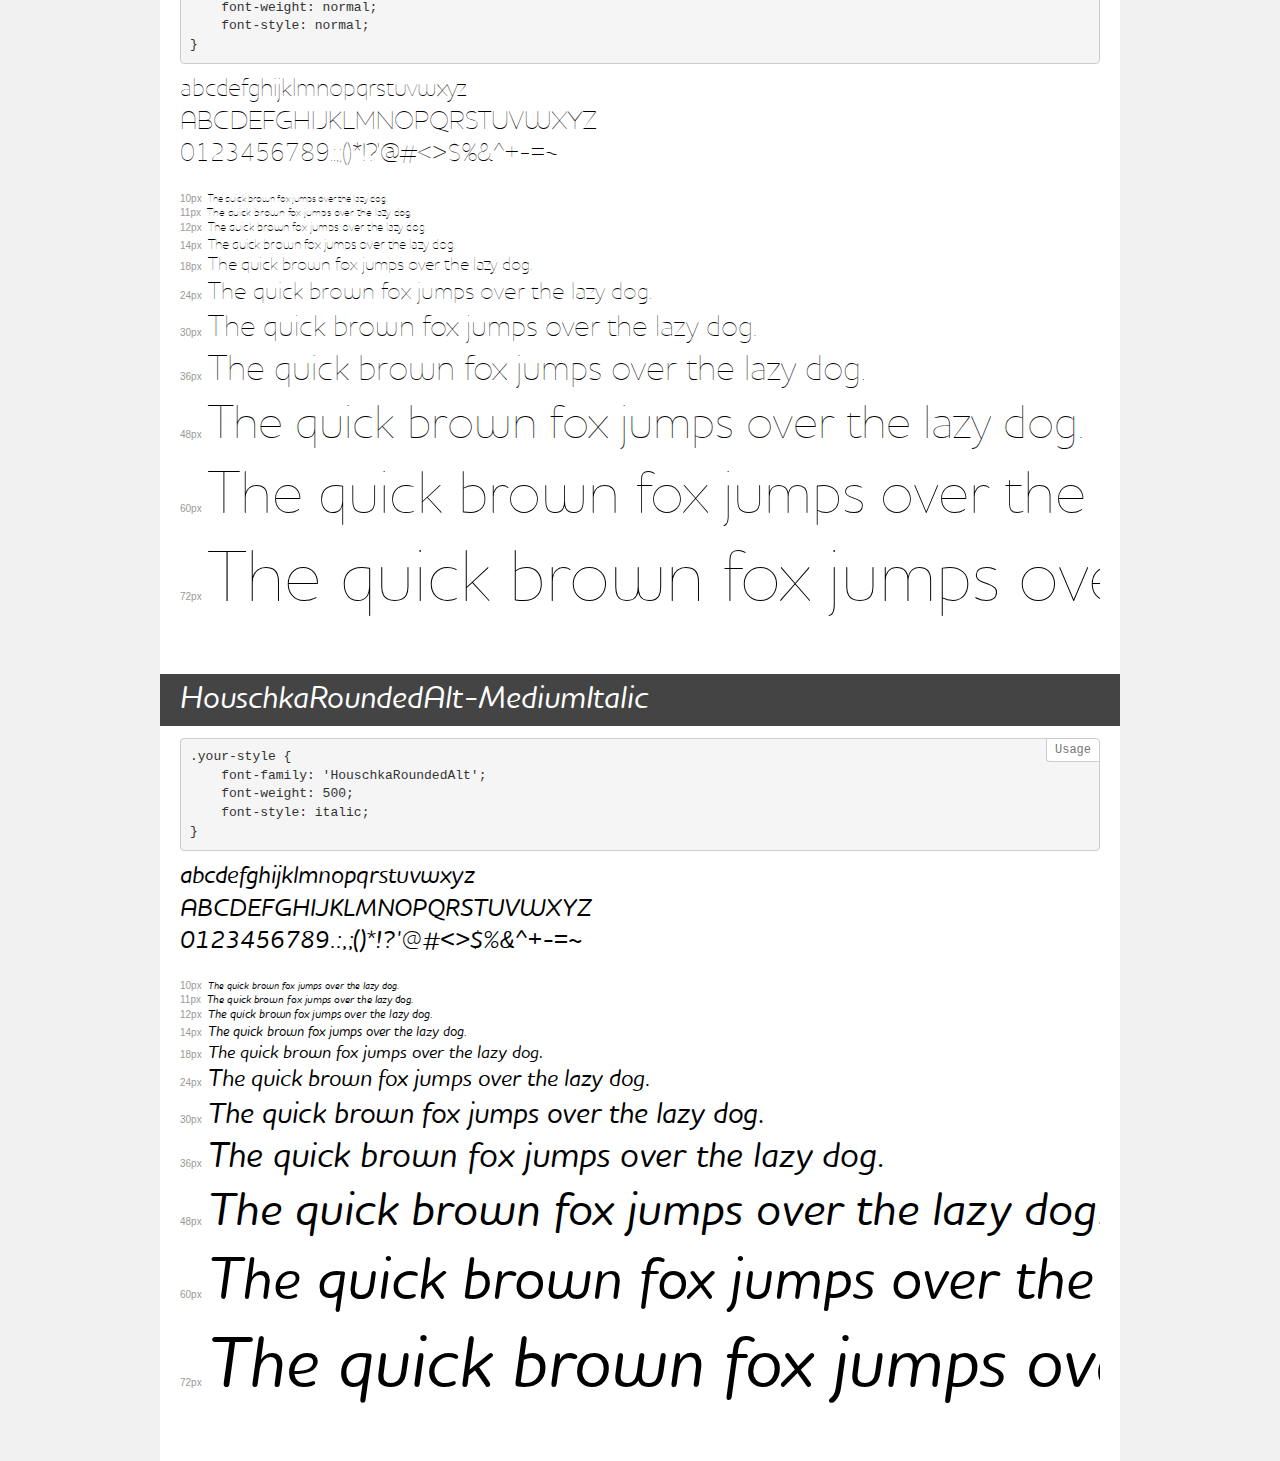
<file: font (1)/demo.html>
<!DOCTYPE html>
<html>
<head>
    <meta charset="utf-8">
    <meta http-equiv="X-UA-Compatible" content="IE=edge">
    <meta name="viewport" content="width=device-width, initial-scale=1">
    <meta name="robots" content="noindex, noarchive">
    <meta name="format-detection" content="telephone=no">
    <title>Transfonter demo</title>
    <link href="stylesheet.css" rel="stylesheet">
    <style>
        /*
        http://meyerweb.com/eric/tools/css/reset/
        v2.0 | 20110126
        License: none (public domain)
        */
        html, body, div, span, applet, object, iframe,
        h1, h2, h3, h4, h5, h6, p, blockquote, pre,
        a, abbr, acronym, address, big, cite, code,
        del, dfn, em, img, ins, kbd, q, s, samp,
        small, strike, strong, sub, sup, tt, var,
        b, u, i, center,
        dl, dt, dd, ol, ul, li,
        fieldset, form, label, legend,
        table, caption, tbody, tfoot, thead, tr, th, td,
        article, aside, canvas, details, embed,
        figure, figcaption, footer, header, hgroup,
        menu, nav, output, ruby, section, summary,
        time, mark, audio, video {
            margin: 0;
            padding: 0;
            border: 0;
            font-size: 100%;
            font: inherit;
            vertical-align: baseline;
        }
        /* HTML5 display-role reset for older browsers */
        article, aside, details, figcaption, figure,
        footer, header, hgroup, menu, nav, section {
            display: block;
        }
        body {
            line-height: 1;
        }
        ol, ul {
            list-style: none;
        }
        blockquote, q {
            quotes: none;
        }
        blockquote:before, blockquote:after,
        q:before, q:after {
            content: '';
            content: none;
        }
        table {
            border-collapse: collapse;
            border-spacing: 0;
        }
        /* common styles */
        body {
            background: #f1f1f1;
            color: #000;
        }
        .page {
            background: #fff;
            width: 920px;
            margin: 0 auto;
            padding: 20px 20px 0 20px;
            overflow: hidden;
        }
        .font-container {
            overflow-x: auto;
            overflow-y: hidden;
            margin-bottom: 40px;
            line-height: 1.3;
            white-space: nowrap;
            padding-bottom: 5px;
        }
        h1 {
            position: relative;
            background: #444;
            font-size: 32px;
            color: #fff;
            padding: 10px 20px;
            margin: 0 -20px 12px -20px;
        }
        .letters {
            font-size: 25px;
            margin-bottom: 20px;
        }
        .s10:before {
            content: '10px';
        }
        .s11:before {
            content: '11px';
        }
        .s12:before {
            content: '12px';
        }
        .s14:before {
            content: '14px';
        }
        .s18:before {
            content: '18px';
        }
        .s24:before {
            content: '24px';
        }
        .s30:before {
            content: '30px';
        }
        .s36:before {
            content: '36px';
        }
        .s48:before {
            content: '48px';
        }
        .s60:before {
            content: '60px';
        }
        .s72:before {
            content: '72px';
        }
        .s10:before, .s11:before, .s12:before, .s14:before,
        .s18:before, .s24:before, .s30:before, .s36:before,
        .s48:before, .s60:before, .s72:before {
            font-family: Arial, sans-serif;
            font-size: 10px;
            font-weight: normal;
            font-style: normal;
            color: #999;
            padding-right: 6px;
        }
        pre {
            display: block;
            position: relative;
            padding: 9px;
            margin: 0 0 10px;
            font-family: Monaco, Menlo, Consolas, "Courier New", monospace !important;
            font-size: 13px;
            line-height: 1.428571429;
            color: #333;
            font-weight: normal !important;
            font-style: normal !important;
            background-color: #f5f5f5;
            border: 1px solid #ccc;
            overflow-x: auto;
            border-radius: 4px;
        }
        pre:after {
            display: block;
            position: absolute;
            right: 0;
            top: 0;
            content: 'Usage';
            line-height: 1;
            padding: 5px 8px;
            font-size: 12px;
            color: #767676;
            background-color: #fff;
            border: 1px solid #ccc;
            border-right: none;
            border-top: none;
            border-radius: 0 4px 0 4px;
            z-index: 10;
        }
        /* responsive */
        @media (max-width: 959px) {
            .page {
                width: auto;
                margin: 0;
            }
        }
    </style>
</head>
<body>
<div class="page">
    <div class="demo" style="font-family: 'HouschkaRoundedAlt 3'; font-weight: normal; font-style: normal;">
        <h1>HouschkaRoundedAlt Regular 10</h1>
        <pre>.your-style {
    font-family: 'HouschkaRoundedAlt 3';
    font-weight: normal;
    font-style: normal;
}</pre>
        <div class="font-container">
            <p class="letters">
                abcdefghijklmnopqrstuvwxyz<br>
ABCDEFGHIJKLMNOPQRSTUVWXYZ<br>
                0123456789.:,;()*!?'@#<>$%&^+-=~
            </p>
            <p class="s10" style="font-size: 10px;">The quick brown fox jumps over the lazy dog.</p>
            <p class="s11" style="font-size: 11px;">The quick brown fox jumps over the lazy dog.</p>
            <p class="s12" style="font-size: 12px;">The quick brown fox jumps over the lazy dog.</p>
            <p class="s14" style="font-size: 14px;">The quick brown fox jumps over the lazy dog.</p>
            <p class="s18" style="font-size: 18px;">The quick brown fox jumps over the lazy dog.</p>
            <p class="s24" style="font-size: 24px;">The quick brown fox jumps over the lazy dog.</p>
            <p class="s30" style="font-size: 30px;">The quick brown fox jumps over the lazy dog.</p>
            <p class="s36" style="font-size: 36px;">The quick brown fox jumps over the lazy dog.</p>
            <p class="s48" style="font-size: 48px;">The quick brown fox jumps over the lazy dog.</p>
            <p class="s60" style="font-size: 60px;">The quick brown fox jumps over the lazy dog.</p>
            <p class="s72" style="font-size: 72px;">The quick brown fox jumps over the lazy dog.</p>
        </div>
    </div>
    <div class="demo" style="font-family: 'HouschkaRoundedAlt 2'; font-weight: normal; font-style: italic;">
        <h1>HouschkaRoundedAlt Regular 11</h1>
        <pre>.your-style {
    font-family: 'HouschkaRoundedAlt 2';
    font-weight: normal;
    font-style: italic;
}</pre>
        <div class="font-container">
            <p class="letters">
                abcdefghijklmnopqrstuvwxyz<br>
ABCDEFGHIJKLMNOPQRSTUVWXYZ<br>
                0123456789.:,;()*!?'@#<>$%&^+-=~
            </p>
            <p class="s10" style="font-size: 10px;">The quick brown fox jumps over the lazy dog.</p>
            <p class="s11" style="font-size: 11px;">The quick brown fox jumps over the lazy dog.</p>
            <p class="s12" style="font-size: 12px;">The quick brown fox jumps over the lazy dog.</p>
            <p class="s14" style="font-size: 14px;">The quick brown fox jumps over the lazy dog.</p>
            <p class="s18" style="font-size: 18px;">The quick brown fox jumps over the lazy dog.</p>
            <p class="s24" style="font-size: 24px;">The quick brown fox jumps over the lazy dog.</p>
            <p class="s30" style="font-size: 30px;">The quick brown fox jumps over the lazy dog.</p>
            <p class="s36" style="font-size: 36px;">The quick brown fox jumps over the lazy dog.</p>
            <p class="s48" style="font-size: 48px;">The quick brown fox jumps over the lazy dog.</p>
            <p class="s60" style="font-size: 60px;">The quick brown fox jumps over the lazy dog.</p>
            <p class="s72" style="font-size: 72px;">The quick brown fox jumps over the lazy dog.</p>
        </div>
    </div>
    <div class="demo" style="font-family: 'HouschkaRoundedAlt'; font-weight: normal; font-style: normal;">
        <h1>HouschkaRoundedAlt Regular 12</h1>
        <pre>.your-style {
    font-family: 'HouschkaRoundedAlt';
    font-weight: normal;
    font-style: normal;
}</pre>
        <div class="font-container">
            <p class="letters">
                abcdefghijklmnopqrstuvwxyz<br>
ABCDEFGHIJKLMNOPQRSTUVWXYZ<br>
                0123456789.:,;()*!?'@#<>$%&^+-=~
            </p>
            <p class="s10" style="font-size: 10px;">The quick brown fox jumps over the lazy dog.</p>
            <p class="s11" style="font-size: 11px;">The quick brown fox jumps over the lazy dog.</p>
            <p class="s12" style="font-size: 12px;">The quick brown fox jumps over the lazy dog.</p>
            <p class="s14" style="font-size: 14px;">The quick brown fox jumps over the lazy dog.</p>
            <p class="s18" style="font-size: 18px;">The quick brown fox jumps over the lazy dog.</p>
            <p class="s24" style="font-size: 24px;">The quick brown fox jumps over the lazy dog.</p>
            <p class="s30" style="font-size: 30px;">The quick brown fox jumps over the lazy dog.</p>
            <p class="s36" style="font-size: 36px;">The quick brown fox jumps over the lazy dog.</p>
            <p class="s48" style="font-size: 48px;">The quick brown fox jumps over the lazy dog.</p>
            <p class="s60" style="font-size: 60px;">The quick brown fox jumps over the lazy dog.</p>
            <p class="s72" style="font-size: 72px;">The quick brown fox jumps over the lazy dog.</p>
        </div>
    </div>
    <div class="demo" style="font-family: 'HouschkaRoundedAlt 7'; font-weight: normal; font-style: normal;">
        <h1>HouschkaRoundedAlt Regular 6</h1>
        <pre>.your-style {
    font-family: 'HouschkaRoundedAlt 7';
    font-weight: normal;
    font-style: normal;
}</pre>
        <div class="font-container">
            <p class="letters">
                abcdefghijklmnopqrstuvwxyz<br>
ABCDEFGHIJKLMNOPQRSTUVWXYZ<br>
                0123456789.:,;()*!?'@#<>$%&^+-=~
            </p>
            <p class="s10" style="font-size: 10px;">The quick brown fox jumps over the lazy dog.</p>
            <p class="s11" style="font-size: 11px;">The quick brown fox jumps over the lazy dog.</p>
            <p class="s12" style="font-size: 12px;">The quick brown fox jumps over the lazy dog.</p>
            <p class="s14" style="font-size: 14px;">The quick brown fox jumps over the lazy dog.</p>
            <p class="s18" style="font-size: 18px;">The quick brown fox jumps over the lazy dog.</p>
            <p class="s24" style="font-size: 24px;">The quick brown fox jumps over the lazy dog.</p>
            <p class="s30" style="font-size: 30px;">The quick brown fox jumps over the lazy dog.</p>
            <p class="s36" style="font-size: 36px;">The quick brown fox jumps over the lazy dog.</p>
            <p class="s48" style="font-size: 48px;">The quick brown fox jumps over the lazy dog.</p>
            <p class="s60" style="font-size: 60px;">The quick brown fox jumps over the lazy dog.</p>
            <p class="s72" style="font-size: 72px;">The quick brown fox jumps over the lazy dog.</p>
        </div>
    </div>
    <div class="demo" style="font-family: 'HouschkaRoundedAlt 9'; font-weight: normal; font-style: normal;">
        <h1>HouschkaRoundedAlt Regular 4</h1>
        <pre>.your-style {
    font-family: 'HouschkaRoundedAlt 9';
    font-weight: normal;
    font-style: normal;
}</pre>
        <div class="font-container">
            <p class="letters">
                abcdefghijklmnopqrstuvwxyz<br>
ABCDEFGHIJKLMNOPQRSTUVWXYZ<br>
                0123456789.:,;()*!?'@#<>$%&^+-=~
            </p>
            <p class="s10" style="font-size: 10px;">The quick brown fox jumps over the lazy dog.</p>
            <p class="s11" style="font-size: 11px;">The quick brown fox jumps over the lazy dog.</p>
            <p class="s12" style="font-size: 12px;">The quick brown fox jumps over the lazy dog.</p>
            <p class="s14" style="font-size: 14px;">The quick brown fox jumps over the lazy dog.</p>
            <p class="s18" style="font-size: 18px;">The quick brown fox jumps over the lazy dog.</p>
            <p class="s24" style="font-size: 24px;">The quick brown fox jumps over the lazy dog.</p>
            <p class="s30" style="font-size: 30px;">The quick brown fox jumps over the lazy dog.</p>
            <p class="s36" style="font-size: 36px;">The quick brown fox jumps over the lazy dog.</p>
            <p class="s48" style="font-size: 48px;">The quick brown fox jumps over the lazy dog.</p>
            <p class="s60" style="font-size: 60px;">The quick brown fox jumps over the lazy dog.</p>
            <p class="s72" style="font-size: 72px;">The quick brown fox jumps over the lazy dog.</p>
        </div>
    </div>
    <div class="demo" style="font-family: 'HouschkaRoundedAlt 4'; font-weight: normal; font-style: italic;">
        <h1>HouschkaRoundedAlt Regular 9</h1>
        <pre>.your-style {
    font-family: 'HouschkaRoundedAlt 4';
    font-weight: normal;
    font-style: italic;
}</pre>
        <div class="font-container">
            <p class="letters">
                abcdefghijklmnopqrstuvwxyz<br>
ABCDEFGHIJKLMNOPQRSTUVWXYZ<br>
                0123456789.:,;()*!?'@#<>$%&^+-=~
            </p>
            <p class="s10" style="font-size: 10px;">The quick brown fox jumps over the lazy dog.</p>
            <p class="s11" style="font-size: 11px;">The quick brown fox jumps over the lazy dog.</p>
            <p class="s12" style="font-size: 12px;">The quick brown fox jumps over the lazy dog.</p>
            <p class="s14" style="font-size: 14px;">The quick brown fox jumps over the lazy dog.</p>
            <p class="s18" style="font-size: 18px;">The quick brown fox jumps over the lazy dog.</p>
            <p class="s24" style="font-size: 24px;">The quick brown fox jumps over the lazy dog.</p>
            <p class="s30" style="font-size: 30px;">The quick brown fox jumps over the lazy dog.</p>
            <p class="s36" style="font-size: 36px;">The quick brown fox jumps over the lazy dog.</p>
            <p class="s48" style="font-size: 48px;">The quick brown fox jumps over the lazy dog.</p>
            <p class="s60" style="font-size: 60px;">The quick brown fox jumps over the lazy dog.</p>
            <p class="s72" style="font-size: 72px;">The quick brown fox jumps over the lazy dog.</p>
        </div>
    </div>
    <div class="demo" style="font-family: 'HouschkaRoundedAlt 5'; font-weight: normal; font-style: normal;">
        <h1>HouschkaRoundedAlt Regular 8</h1>
        <pre>.your-style {
    font-family: 'HouschkaRoundedAlt 5';
    font-weight: normal;
    font-style: normal;
}</pre>
        <div class="font-container">
            <p class="letters">
                abcdefghijklmnopqrstuvwxyz<br>
ABCDEFGHIJKLMNOPQRSTUVWXYZ<br>
                0123456789.:,;()*!?'@#<>$%&^+-=~
            </p>
            <p class="s10" style="font-size: 10px;">The quick brown fox jumps over the lazy dog.</p>
            <p class="s11" style="font-size: 11px;">The quick brown fox jumps over the lazy dog.</p>
            <p class="s12" style="font-size: 12px;">The quick brown fox jumps over the lazy dog.</p>
            <p class="s14" style="font-size: 14px;">The quick brown fox jumps over the lazy dog.</p>
            <p class="s18" style="font-size: 18px;">The quick brown fox jumps over the lazy dog.</p>
            <p class="s24" style="font-size: 24px;">The quick brown fox jumps over the lazy dog.</p>
            <p class="s30" style="font-size: 30px;">The quick brown fox jumps over the lazy dog.</p>
            <p class="s36" style="font-size: 36px;">The quick brown fox jumps over the lazy dog.</p>
            <p class="s48" style="font-size: 48px;">The quick brown fox jumps over the lazy dog.</p>
            <p class="s60" style="font-size: 60px;">The quick brown fox jumps over the lazy dog.</p>
            <p class="s72" style="font-size: 72px;">The quick brown fox jumps over the lazy dog.</p>
        </div>
    </div>
    <div class="demo" style="font-family: 'HouschkaRoundedAlt 8'; font-weight: normal; font-style: italic;">
        <h1>HouschkaRoundedAlt Regular 5</h1>
        <pre>.your-style {
    font-family: 'HouschkaRoundedAlt 8';
    font-weight: normal;
    font-style: italic;
}</pre>
        <div class="font-container">
            <p class="letters">
                abcdefghijklmnopqrstuvwxyz<br>
ABCDEFGHIJKLMNOPQRSTUVWXYZ<br>
                0123456789.:,;()*!?'@#<>$%&^+-=~
            </p>
            <p class="s10" style="font-size: 10px;">The quick brown fox jumps over the lazy dog.</p>
            <p class="s11" style="font-size: 11px;">The quick brown fox jumps over the lazy dog.</p>
            <p class="s12" style="font-size: 12px;">The quick brown fox jumps over the lazy dog.</p>
            <p class="s14" style="font-size: 14px;">The quick brown fox jumps over the lazy dog.</p>
            <p class="s18" style="font-size: 18px;">The quick brown fox jumps over the lazy dog.</p>
            <p class="s24" style="font-size: 24px;">The quick brown fox jumps over the lazy dog.</p>
            <p class="s30" style="font-size: 30px;">The quick brown fox jumps over the lazy dog.</p>
            <p class="s36" style="font-size: 36px;">The quick brown fox jumps over the lazy dog.</p>
            <p class="s48" style="font-size: 48px;">The quick brown fox jumps over the lazy dog.</p>
            <p class="s60" style="font-size: 60px;">The quick brown fox jumps over the lazy dog.</p>
            <p class="s72" style="font-size: 72px;">The quick brown fox jumps over the lazy dog.</p>
        </div>
    </div>
    <div class="demo" style="font-family: 'HouschkaRoundedAlt 6'; font-weight: normal; font-style: italic;">
        <h1>HouschkaRoundedAlt Regular 7</h1>
        <pre>.your-style {
    font-family: 'HouschkaRoundedAlt 6';
    font-weight: normal;
    font-style: italic;
}</pre>
        <div class="font-container">
            <p class="letters">
                abcdefghijklmnopqrstuvwxyz<br>
ABCDEFGHIJKLMNOPQRSTUVWXYZ<br>
                0123456789.:,;()*!?'@#<>$%&^+-=~
            </p>
            <p class="s10" style="font-size: 10px;">The quick brown fox jumps over the lazy dog.</p>
            <p class="s11" style="font-size: 11px;">The quick brown fox jumps over the lazy dog.</p>
            <p class="s12" style="font-size: 12px;">The quick brown fox jumps over the lazy dog.</p>
            <p class="s14" style="font-size: 14px;">The quick brown fox jumps over the lazy dog.</p>
            <p class="s18" style="font-size: 18px;">The quick brown fox jumps over the lazy dog.</p>
            <p class="s24" style="font-size: 24px;">The quick brown fox jumps over the lazy dog.</p>
            <p class="s30" style="font-size: 30px;">The quick brown fox jumps over the lazy dog.</p>
            <p class="s36" style="font-size: 36px;">The quick brown fox jumps over the lazy dog.</p>
            <p class="s48" style="font-size: 48px;">The quick brown fox jumps over the lazy dog.</p>
            <p class="s60" style="font-size: 60px;">The quick brown fox jumps over the lazy dog.</p>
            <p class="s72" style="font-size: 72px;">The quick brown fox jumps over the lazy dog.</p>
        </div>
    </div>
    <div class="demo" style="font-family: 'HouschkaRoundedAlt 10'; font-weight: normal; font-style: italic;">
        <h1>HouschkaRoundedAlt Regular 3</h1>
        <pre>.your-style {
    font-family: 'HouschkaRoundedAlt 10';
    font-weight: normal;
    font-style: italic;
}</pre>
        <div class="font-container">
            <p class="letters">
                abcdefghijklmnopqrstuvwxyz<br>
ABCDEFGHIJKLMNOPQRSTUVWXYZ<br>
                0123456789.:,;()*!?'@#<>$%&^+-=~
            </p>
            <p class="s10" style="font-size: 10px;">The quick brown fox jumps over the lazy dog.</p>
            <p class="s11" style="font-size: 11px;">The quick brown fox jumps over the lazy dog.</p>
            <p class="s12" style="font-size: 12px;">The quick brown fox jumps over the lazy dog.</p>
            <p class="s14" style="font-size: 14px;">The quick brown fox jumps over the lazy dog.</p>
            <p class="s18" style="font-size: 18px;">The quick brown fox jumps over the lazy dog.</p>
            <p class="s24" style="font-size: 24px;">The quick brown fox jumps over the lazy dog.</p>
            <p class="s30" style="font-size: 30px;">The quick brown fox jumps over the lazy dog.</p>
            <p class="s36" style="font-size: 36px;">The quick brown fox jumps over the lazy dog.</p>
            <p class="s48" style="font-size: 48px;">The quick brown fox jumps over the lazy dog.</p>
            <p class="s60" style="font-size: 60px;">The quick brown fox jumps over the lazy dog.</p>
            <p class="s72" style="font-size: 72px;">The quick brown fox jumps over the lazy dog.</p>
        </div>
    </div>
    <div class="demo" style="font-family: 'HouschkaRoundedAlt 11'; font-weight: normal; font-style: normal;">
        <h1>HouschkaRoundedAlt Regular 2</h1>
        <pre>.your-style {
    font-family: 'HouschkaRoundedAlt 11';
    font-weight: normal;
    font-style: normal;
}</pre>
        <div class="font-container">
            <p class="letters">
                abcdefghijklmnopqrstuvwxyz<br>
ABCDEFGHIJKLMNOPQRSTUVWXYZ<br>
                0123456789.:,;()*!?'@#<>$%&^+-=~
            </p>
            <p class="s10" style="font-size: 10px;">The quick brown fox jumps over the lazy dog.</p>
            <p class="s11" style="font-size: 11px;">The quick brown fox jumps over the lazy dog.</p>
            <p class="s12" style="font-size: 12px;">The quick brown fox jumps over the lazy dog.</p>
            <p class="s14" style="font-size: 14px;">The quick brown fox jumps over the lazy dog.</p>
            <p class="s18" style="font-size: 18px;">The quick brown fox jumps over the lazy dog.</p>
            <p class="s24" style="font-size: 24px;">The quick brown fox jumps over the lazy dog.</p>
            <p class="s30" style="font-size: 30px;">The quick brown fox jumps over the lazy dog.</p>
            <p class="s36" style="font-size: 36px;">The quick brown fox jumps over the lazy dog.</p>
            <p class="s48" style="font-size: 48px;">The quick brown fox jumps over the lazy dog.</p>
            <p class="s60" style="font-size: 60px;">The quick brown fox jumps over the lazy dog.</p>
            <p class="s72" style="font-size: 72px;">The quick brown fox jumps over the lazy dog.</p>
        </div>
    </div>
    <div class="demo" style="font-family: 'HouschkaRoundedAlt'; font-weight: 500; font-style: italic;">
        <h1>HouschkaRoundedAlt-MediumItalic</h1>
        <pre>.your-style {
    font-family: 'HouschkaRoundedAlt';
    font-weight: 500;
    font-style: italic;
}</pre>
        <div class="font-container">
            <p class="letters">
                abcdefghijklmnopqrstuvwxyz<br>
ABCDEFGHIJKLMNOPQRSTUVWXYZ<br>
                0123456789.:,;()*!?'@#<>$%&^+-=~
            </p>
            <p class="s10" style="font-size: 10px;">The quick brown fox jumps over the lazy dog.</p>
            <p class="s11" style="font-size: 11px;">The quick brown fox jumps over the lazy dog.</p>
            <p class="s12" style="font-size: 12px;">The quick brown fox jumps over the lazy dog.</p>
            <p class="s14" style="font-size: 14px;">The quick brown fox jumps over the lazy dog.</p>
            <p class="s18" style="font-size: 18px;">The quick brown fox jumps over the lazy dog.</p>
            <p class="s24" style="font-size: 24px;">The quick brown fox jumps over the lazy dog.</p>
            <p class="s30" style="font-size: 30px;">The quick brown fox jumps over the lazy dog.</p>
            <p class="s36" style="font-size: 36px;">The quick brown fox jumps over the lazy dog.</p>
            <p class="s48" style="font-size: 48px;">The quick brown fox jumps over the lazy dog.</p>
            <p class="s60" style="font-size: 60px;">The quick brown fox jumps over the lazy dog.</p>
            <p class="s72" style="font-size: 72px;">The quick brown fox jumps over the lazy dog.</p>
        </div>
    </div>
</div>
</body>
</html>
</file>
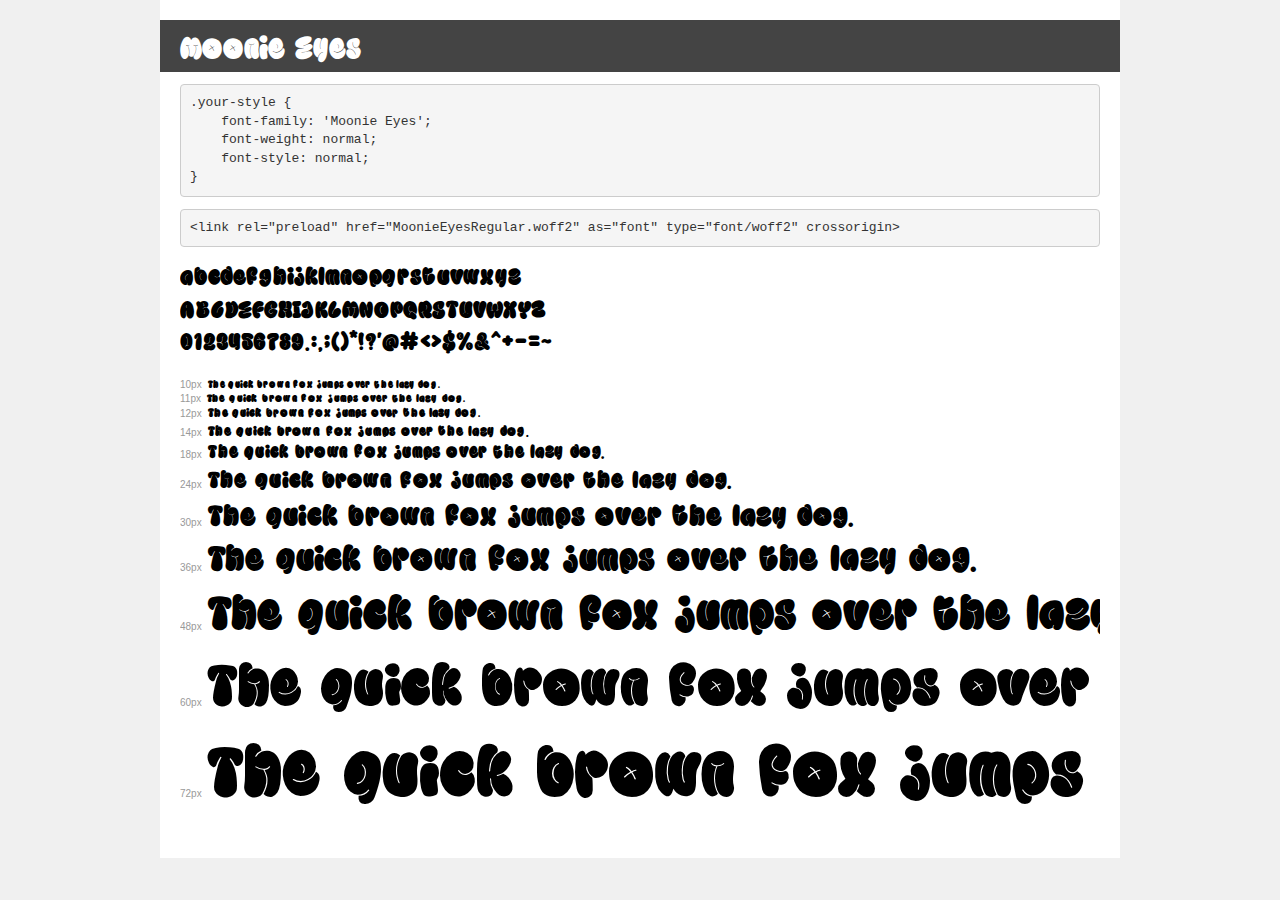
<file: font/demo.html>
<!DOCTYPE html>
<html lang="en">
<head>
    <meta charset="utf-8">
    <meta http-equiv="X-UA-Compatible" content="IE=edge">
    <meta name="viewport" content="width=device-width, initial-scale=1">
    <meta name="robots" content="noindex, noarchive">
    <meta name="format-detection" content="telephone=no">
    <title>Transfonter demo</title>
    <link href="stylesheet.css" rel="stylesheet">
    <style>
        /*
        http://meyerweb.com/eric/tools/css/reset/
        v2.0 | 20110126
        License: none (public domain)
        */
        html, body, div, span, applet, object, iframe,
        h1, h2, h3, h4, h5, h6, p, blockquote, pre,
        a, abbr, acronym, address, big, cite, code,
        del, dfn, em, img, ins, kbd, q, s, samp,
        small, strike, strong, sub, sup, tt, var,
        b, u, i, center,
        dl, dt, dd, ol, ul, li,
        fieldset, form, label, legend,
        table, caption, tbody, tfoot, thead, tr, th, td,
        article, aside, canvas, details, embed,
        figure, figcaption, footer, header, hgroup,
        menu, nav, output, ruby, section, summary,
        time, mark, audio, video {
            margin: 0;
            padding: 0;
            border: 0;
            font-size: 100%;
            font: inherit;
            vertical-align: baseline;
        }
        /* HTML5 display-role reset for older browsers */
        article, aside, details, figcaption, figure,
        footer, header, hgroup, menu, nav, section {
            display: block;
        }
        body {
            line-height: 1;
        }
        ol, ul {
            list-style: none;
        }
        blockquote, q {
            quotes: none;
        }
        blockquote:before, blockquote:after,
        q:before, q:after {
            content: '';
            content: none;
        }
        table {
            border-collapse: collapse;
            border-spacing: 0;
        }
        /* demo styles */
        body {
            background: #f0f0f0;
            color: #000;
        }
        .page {
            background: #fff;
            width: 920px;
            margin: 0 auto;
            padding: 20px 20px 0 20px;
            overflow: hidden;
        }
        .font-container {
            overflow-x: auto;
            overflow-y: hidden;
            margin-bottom: 40px;
            line-height: 1.3;
            white-space: nowrap;
            padding-bottom: 5px;
        }
        h1 {
            position: relative;
            background: #444;
            font-size: 32px;
            color: #fff;
            padding: 10px 20px;
            margin: 0 -20px 12px -20px;
        }
        .letters {
            font-size: 25px;
            margin-bottom: 20px;
        }
        .s10:before {
            content: '10px';
        }
        .s11:before {
            content: '11px';
        }
        .s12:before {
            content: '12px';
        }
        .s14:before {
            content: '14px';
        }
        .s18:before {
            content: '18px';
        }
        .s24:before {
            content: '24px';
        }
        .s30:before {
            content: '30px';
        }
        .s36:before {
            content: '36px';
        }
        .s48:before {
            content: '48px';
        }
        .s60:before {
            content: '60px';
        }
        .s72:before {
            content: '72px';
        }
        .s10:before, .s11:before, .s12:before, .s14:before,
        .s18:before, .s24:before, .s30:before, .s36:before,
        .s48:before, .s60:before, .s72:before {
            font-family: Arial, sans-serif;
            font-size: 10px;
            font-weight: normal;
            font-style: normal;
            color: #999;
            padding-right: 6px;
        }
        pre {
            display: block;
            padding: 9px;
            margin: 0 0 12px;
            font-family: Monaco, Menlo, Consolas, "Courier New", monospace;
            font-size: 13px;
            line-height: 1.428571429;
            color: #333;
            font-weight: normal;
            font-style: normal;
            background-color: #f5f5f5;
            border: 1px solid #ccc;
            overflow-x: auto;
            border-radius: 4px;
        }
        /* responsive */
        @media (max-width: 959px) {
            .page {
                width: auto;
                margin: 0;
            }
        }
    </style>
</head>
<body>
<div class="page">
    <div class="demo">
        <h1 style="font-family: 'Moonie Eyes'; font-weight: normal; font-style: normal;">Moonie Eyes</h1>
        <pre title="Usage">.your-style {
    font-family: 'Moonie Eyes';
    font-weight: normal;
    font-style: normal;
}</pre>
        <pre title="Preload (optional)">
&lt;link rel=&quot;preload&quot; href=&quot;MoonieEyesRegular.woff2&quot; as=&quot;font&quot; type=&quot;font/woff2&quot; crossorigin&gt;</pre>
        <div class="font-container" style="font-family: 'Moonie Eyes'; font-weight: normal; font-style: normal;">
            <p class="letters">
                abcdefghijklmnopqrstuvwxyz<br>
ABCDEFGHIJKLMNOPQRSTUVWXYZ<br>
                0123456789.:,;()*!?'@#&lt;&gt;$%&^+-=~
            </p>
            <p class="s10" style="font-size: 10px;">The quick brown fox jumps over the lazy dog.</p>
            <p class="s11" style="font-size: 11px;">The quick brown fox jumps over the lazy dog.</p>
            <p class="s12" style="font-size: 12px;">The quick brown fox jumps over the lazy dog.</p>
            <p class="s14" style="font-size: 14px;">The quick brown fox jumps over the lazy dog.</p>
            <p class="s18" style="font-size: 18px;">The quick brown fox jumps over the lazy dog.</p>
            <p class="s24" style="font-size: 24px;">The quick brown fox jumps over the lazy dog.</p>
            <p class="s30" style="font-size: 30px;">The quick brown fox jumps over the lazy dog.</p>
            <p class="s36" style="font-size: 36px;">The quick brown fox jumps over the lazy dog.</p>
            <p class="s48" style="font-size: 48px;">The quick brown fox jumps over the lazy dog.</p>
            <p class="s60" style="font-size: 60px;">The quick brown fox jumps over the lazy dog.</p>
            <p class="s72" style="font-size: 72px;">The quick brown fox jumps over the lazy dog.</p>
        </div>
    </div>

</div>
</body>
</html>
</file>
<file: font (1)/stylesheet.css>
@font-face {
    font-family: 'HouschkaRoundedAlt 3';
    src: url('HouschkaRoundedAlt-Regular10.eot');
    src: local('HouschkaRoundedAlt Regular 10'), local('HouschkaRoundedAlt-Regular10'),
        url('HouschkaRoundedAlt-Regular10.eot?#iefix') format('embedded-opentype'),
        url('HouschkaRoundedAlt-Regular10.woff2') format('woff2'),
        url('HouschkaRoundedAlt-Regular10.woff') format('woff'),
        url('HouschkaRoundedAlt-Regular10.ttf') format('truetype');
    font-weight: normal;
    font-style: normal;
}

@font-face {
    font-family: 'HouschkaRoundedAlt 2';
    src: url('HouschkaRoundedAlt-Regular11.eot');
    src: local('HouschkaRoundedAlt Regular 11'), local('HouschkaRoundedAlt-Regular11'),
        url('HouschkaRoundedAlt-Regular11.eot?#iefix') format('embedded-opentype'),
        url('HouschkaRoundedAlt-Regular11.woff2') format('woff2'),
        url('HouschkaRoundedAlt-Regular11.woff') format('woff'),
        url('HouschkaRoundedAlt-Regular11.ttf') format('truetype');
    font-weight: normal;
    font-style: italic;
}

@font-face {
    font-family: 'HouschkaRoundedAlt';
    src: url('HouschkaRoundedAlt-Regular12.eot');
    src: local('HouschkaRoundedAlt Regular 12'), local('HouschkaRoundedAlt-Regular12'),
        url('HouschkaRoundedAlt-Regular12.eot?#iefix') format('embedded-opentype'),
        url('HouschkaRoundedAlt-Regular12.woff2') format('woff2'),
        url('HouschkaRoundedAlt-Regular12.woff') format('woff'),
        url('HouschkaRoundedAlt-Regular12.ttf') format('truetype');
    font-weight: normal;
    font-style: normal;
}

@font-face {
    font-family: 'HouschkaRoundedAlt 7';
    src: url('HouschkaRoundedAlt-Regular6.eot');
    src: local('HouschkaRoundedAlt Regular 6'), local('HouschkaRoundedAlt-Regular6'),
        url('HouschkaRoundedAlt-Regular6.eot?#iefix') format('embedded-opentype'),
        url('HouschkaRoundedAlt-Regular6.woff2') format('woff2'),
        url('HouschkaRoundedAlt-Regular6.woff') format('woff'),
        url('HouschkaRoundedAlt-Regular6.ttf') format('truetype');
    font-weight: normal;
    font-style: normal;
}

@font-face {
    font-family: 'HouschkaRoundedAlt 9';
    src: url('HouschkaRoundedAlt-Regular4.eot');
    src: local('HouschkaRoundedAlt Regular 4'), local('HouschkaRoundedAlt-Regular4'),
        url('HouschkaRoundedAlt-Regular4.eot?#iefix') format('embedded-opentype'),
        url('HouschkaRoundedAlt-Regular4.woff2') format('woff2'),
        url('HouschkaRoundedAlt-Regular4.woff') format('woff'),
        url('HouschkaRoundedAlt-Regular4.ttf') format('truetype');
    font-weight: normal;
    font-style: normal;
}

@font-face {
    font-family: 'HouschkaRoundedAlt 4';
    src: url('HouschkaRoundedAlt-Regular9.eot');
    src: local('HouschkaRoundedAlt Regular 9'), local('HouschkaRoundedAlt-Regular9'),
        url('HouschkaRoundedAlt-Regular9.eot?#iefix') format('embedded-opentype'),
        url('HouschkaRoundedAlt-Regular9.woff2') format('woff2'),
        url('HouschkaRoundedAlt-Regular9.woff') format('woff'),
        url('HouschkaRoundedAlt-Regular9.ttf') format('truetype');
    font-weight: normal;
    font-style: italic;
}

@font-face {
    font-family: 'HouschkaRoundedAlt 5';
    src: url('HouschkaRoundedAlt-Regular8.eot');
    src: local('HouschkaRoundedAlt Regular 8'), local('HouschkaRoundedAlt-Regular8'),
        url('HouschkaRoundedAlt-Regular8.eot?#iefix') format('embedded-opentype'),
        url('HouschkaRoundedAlt-Regular8.woff2') format('woff2'),
        url('HouschkaRoundedAlt-Regular8.woff') format('woff'),
        url('HouschkaRoundedAlt-Regular8.ttf') format('truetype');
    font-weight: normal;
    font-style: normal;
}

@font-face {
    font-family: 'HouschkaRoundedAlt 8';
    src: url('HouschkaRoundedAlt-Regular5.eot');
    src: local('HouschkaRoundedAlt Regular 5'), local('HouschkaRoundedAlt-Regular5'),
        url('HouschkaRoundedAlt-Regular5.eot?#iefix') format('embedded-opentype'),
        url('HouschkaRoundedAlt-Regular5.woff2') format('woff2'),
        url('HouschkaRoundedAlt-Regular5.woff') format('woff'),
        url('HouschkaRoundedAlt-Regular5.ttf') format('truetype');
    font-weight: normal;
    font-style: italic;
}

@font-face {
    font-family: 'HouschkaRoundedAlt 6';
    src: url('HouschkaRoundedAlt-Regular7.eot');
    src: local('HouschkaRoundedAlt Regular 7'), local('HouschkaRoundedAlt-Regular7'),
        url('HouschkaRoundedAlt-Regular7.eot?#iefix') format('embedded-opentype'),
        url('HouschkaRoundedAlt-Regular7.woff2') format('woff2'),
        url('HouschkaRoundedAlt-Regular7.woff') format('woff'),
        url('HouschkaRoundedAlt-Regular7.ttf') format('truetype');
    font-weight: normal;
    font-style: italic;
}

@font-face {
    font-family: 'HouschkaRoundedAlt 10';
    src: url('HouschkaRoundedAlt-Regular3.eot');
    src: local('HouschkaRoundedAlt Regular 3'), local('HouschkaRoundedAlt-Regular3'),
        url('HouschkaRoundedAlt-Regular3.eot?#iefix') format('embedded-opentype'),
        url('HouschkaRoundedAlt-Regular3.woff2') format('woff2'),
        url('HouschkaRoundedAlt-Regular3.woff') format('woff'),
        url('HouschkaRoundedAlt-Regular3.ttf') format('truetype');
    font-weight: normal;
    font-style: italic;
}

@font-face {
    font-family: 'HouschkaRoundedAlt 11';
    src: url('HouschkaRoundedAlt-Regular2.eot');
    src: local('HouschkaRoundedAlt Regular 2'), local('HouschkaRoundedAlt-Regular2'),
        url('HouschkaRoundedAlt-Regular2.eot?#iefix') format('embedded-opentype'),
        url('HouschkaRoundedAlt-Regular2.woff2') format('woff2'),
        url('HouschkaRoundedAlt-Regular2.woff') format('woff'),
        url('HouschkaRoundedAlt-Regular2.ttf') format('truetype');
    font-weight: normal;
    font-style: normal;
}

@font-face {
    font-family: 'HouschkaRoundedAlt';
    src: url('HouschkaRoundedAlt-MediumItalic.eot');
    src: local('HouschkaRoundedAlt-MediumItalic'),
        url('HouschkaRoundedAlt-MediumItalic.eot?#iefix') format('embedded-opentype'),
        url('HouschkaRoundedAlt-MediumItalic.woff2') format('woff2'),
        url('HouschkaRoundedAlt-MediumItalic.woff') format('woff'),
        url('HouschkaRoundedAlt-MediumItalic.ttf') format('truetype');
    font-weight: 500;
    font-style: italic;
}
</file>
<file: font/stylesheet.css>
@font-face {
    font-family: 'Moonie Eyes';
    src: url('MoonieEyesRegular.eot');
    src: local('Moonie Eyes'), local('MoonieEyesRegular'),
        url('MoonieEyesRegular.eot?#iefix') format('embedded-opentype'),
        url('MoonieEyesRegular.woff2') format('woff2'),
        url('MoonieEyesRegular.woff') format('woff'),
        url('MoonieEyesRegular.ttf') format('truetype');
    font-weight: normal;
    font-style: normal;
    font-display: swap;
}
</file>
